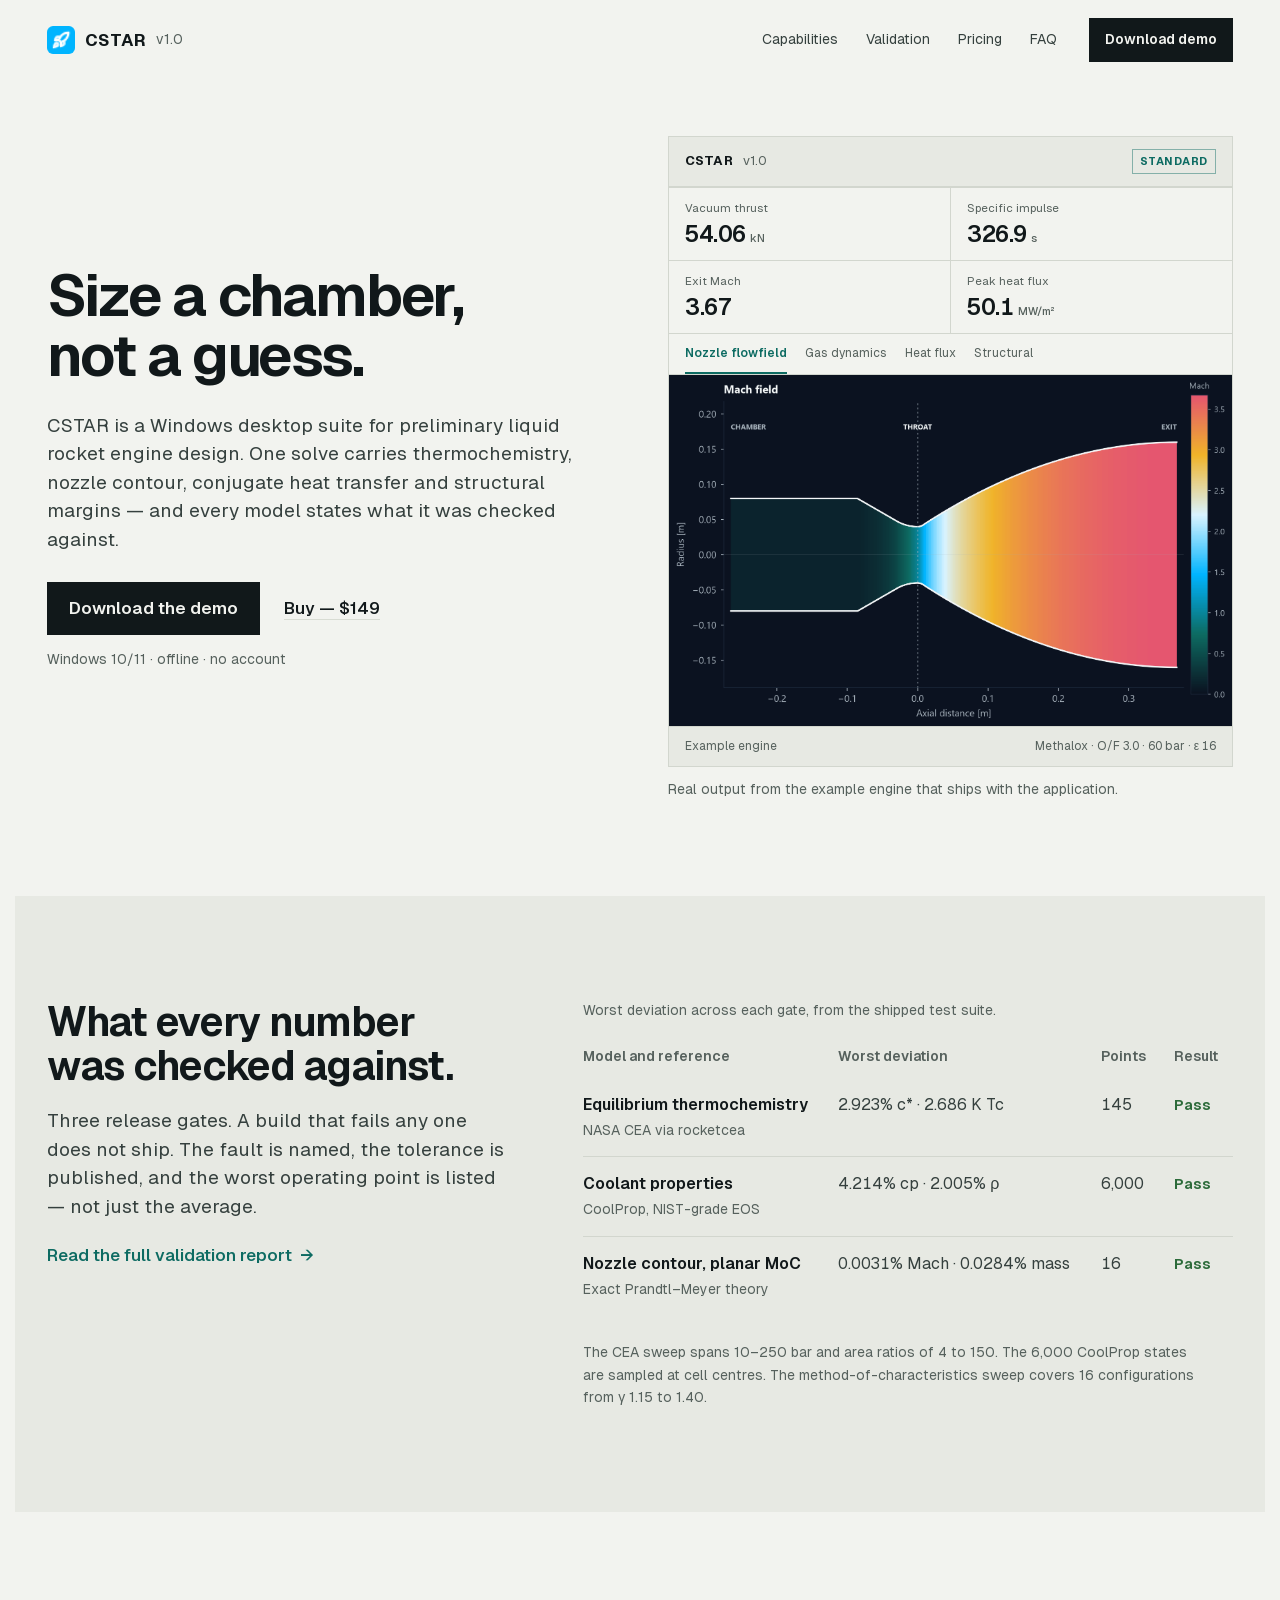
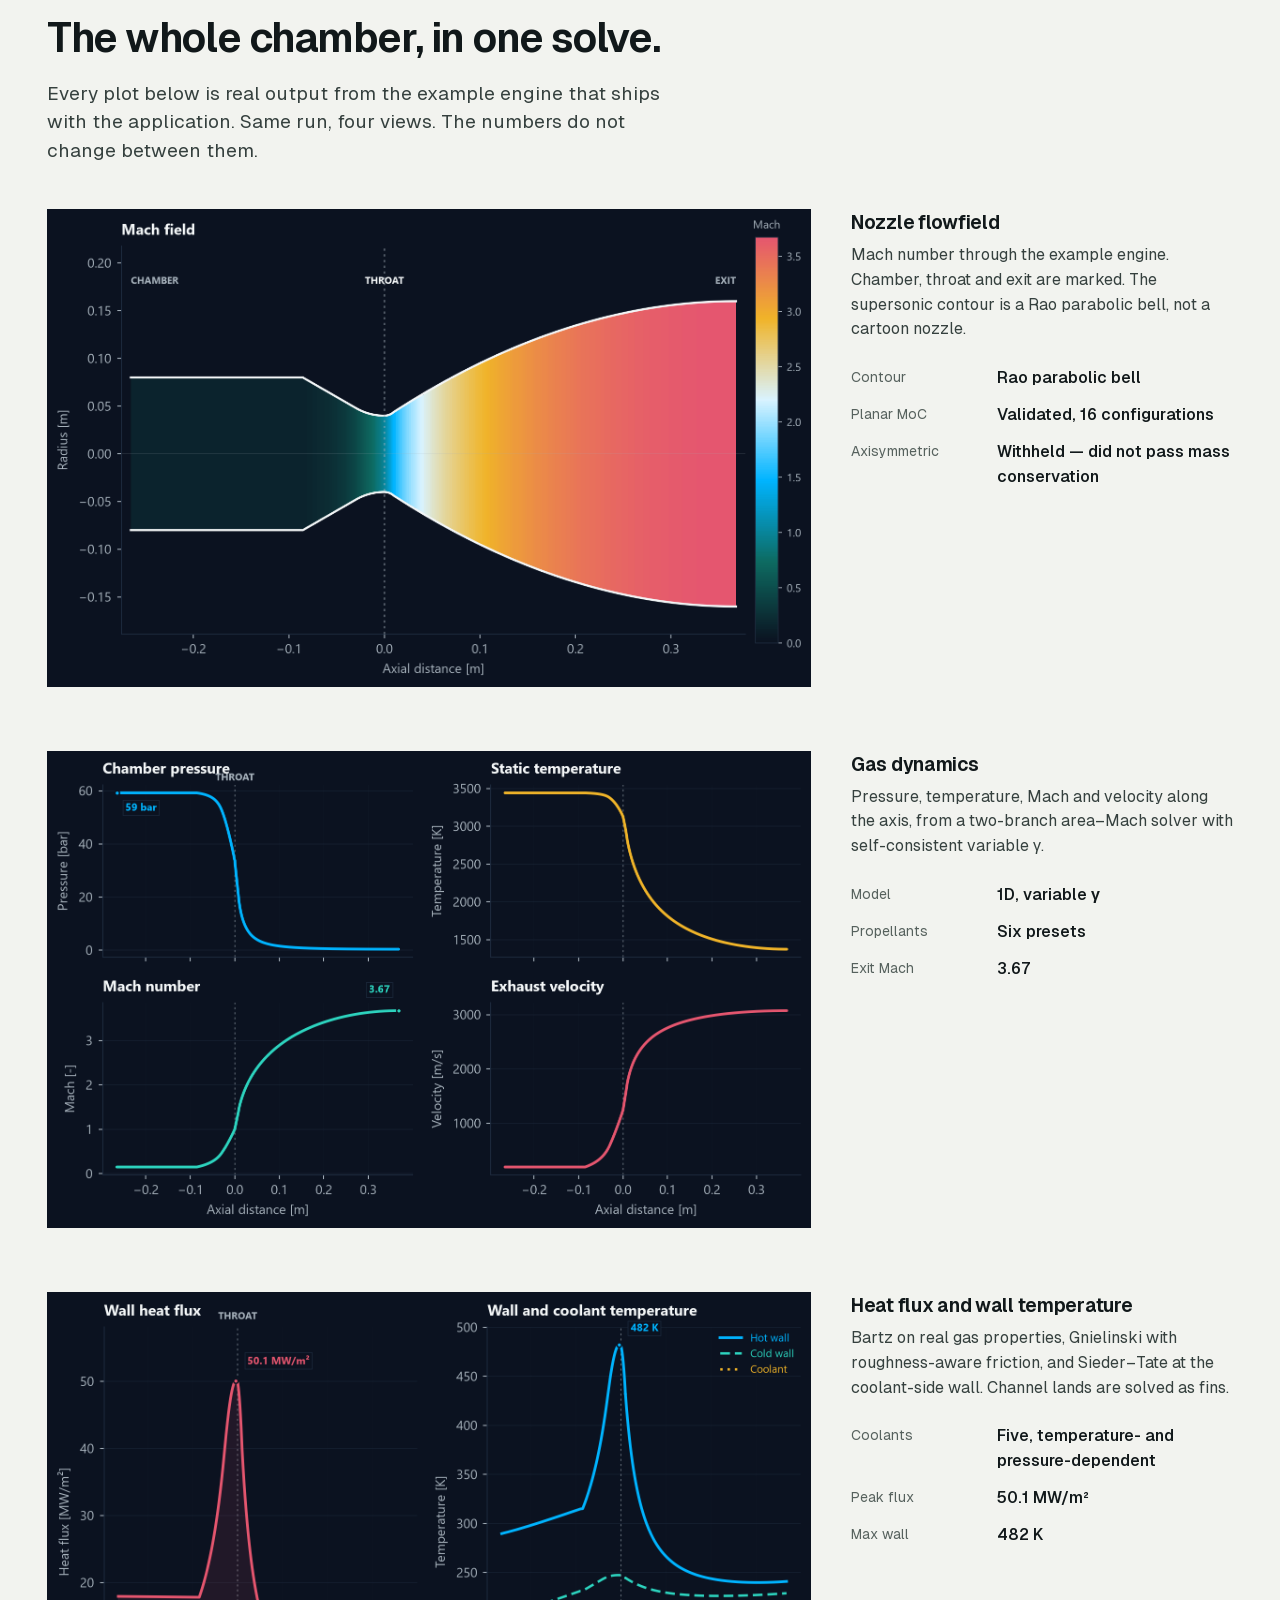
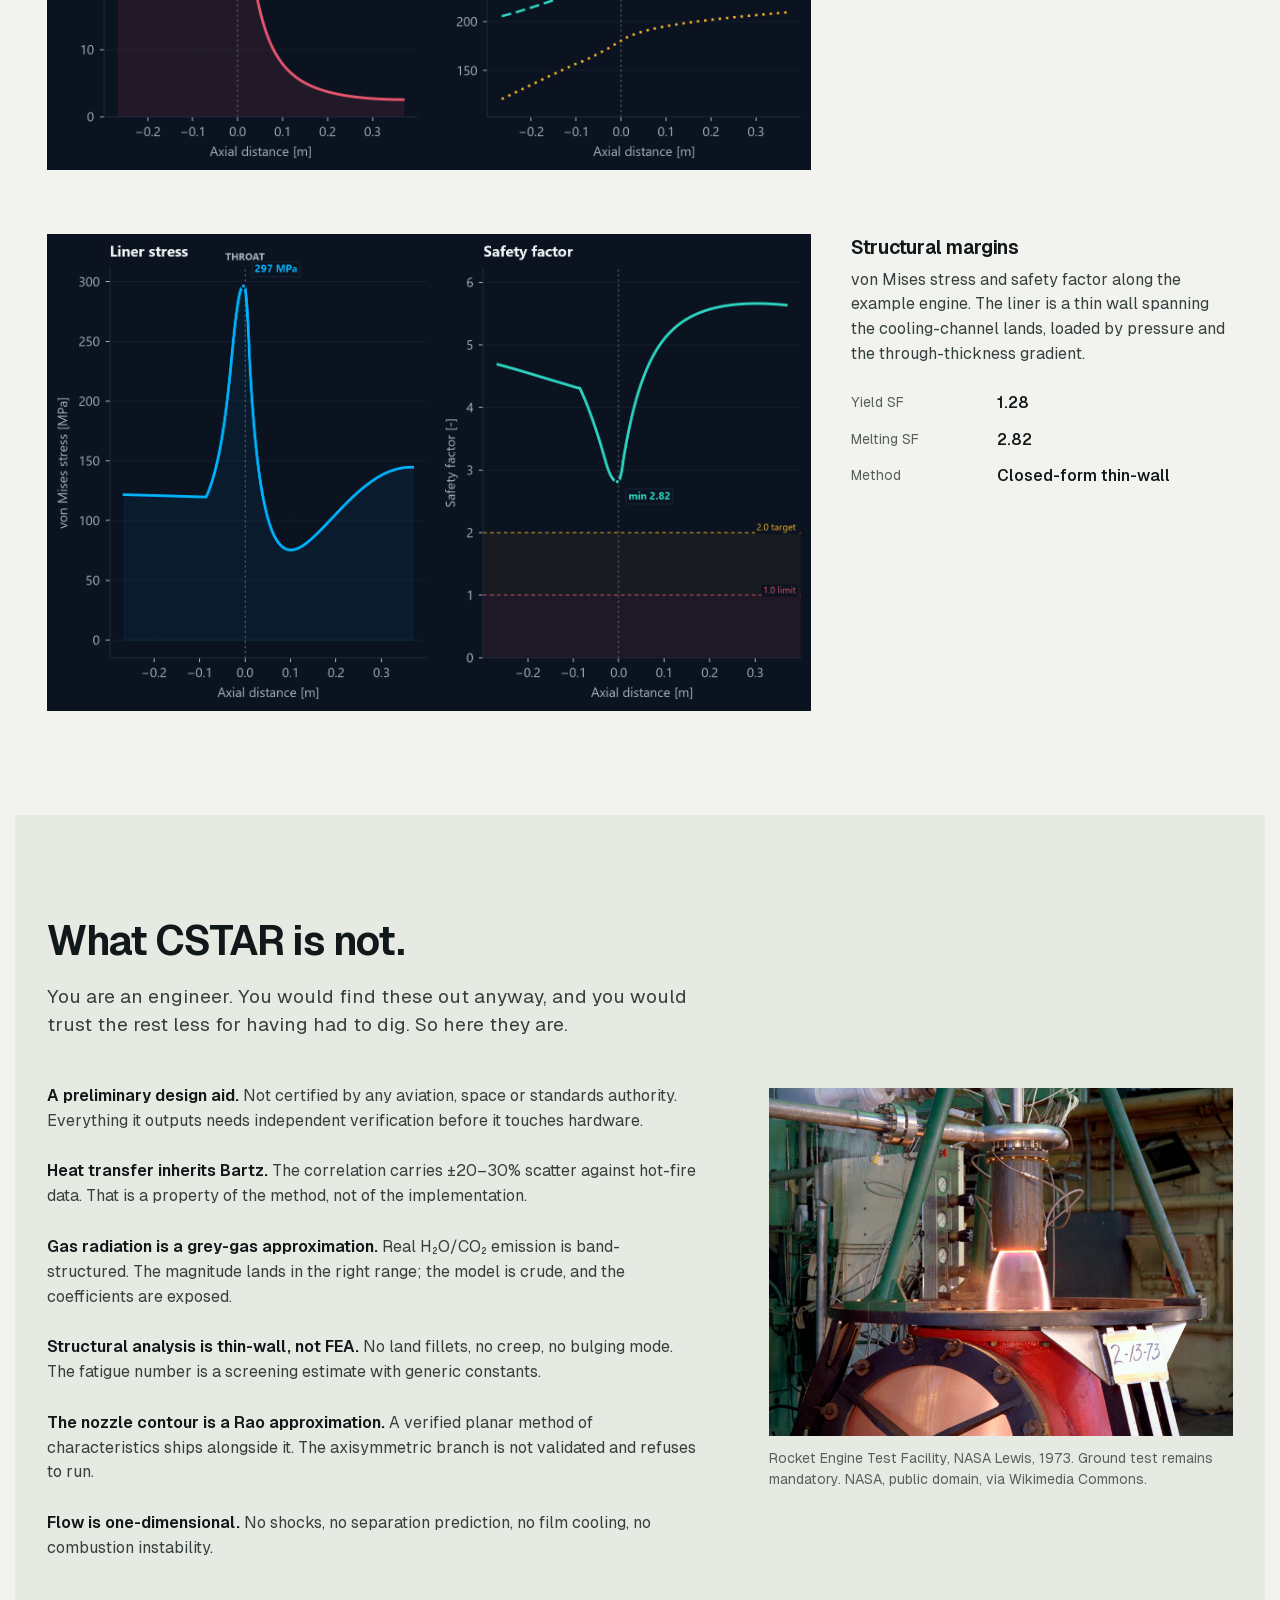
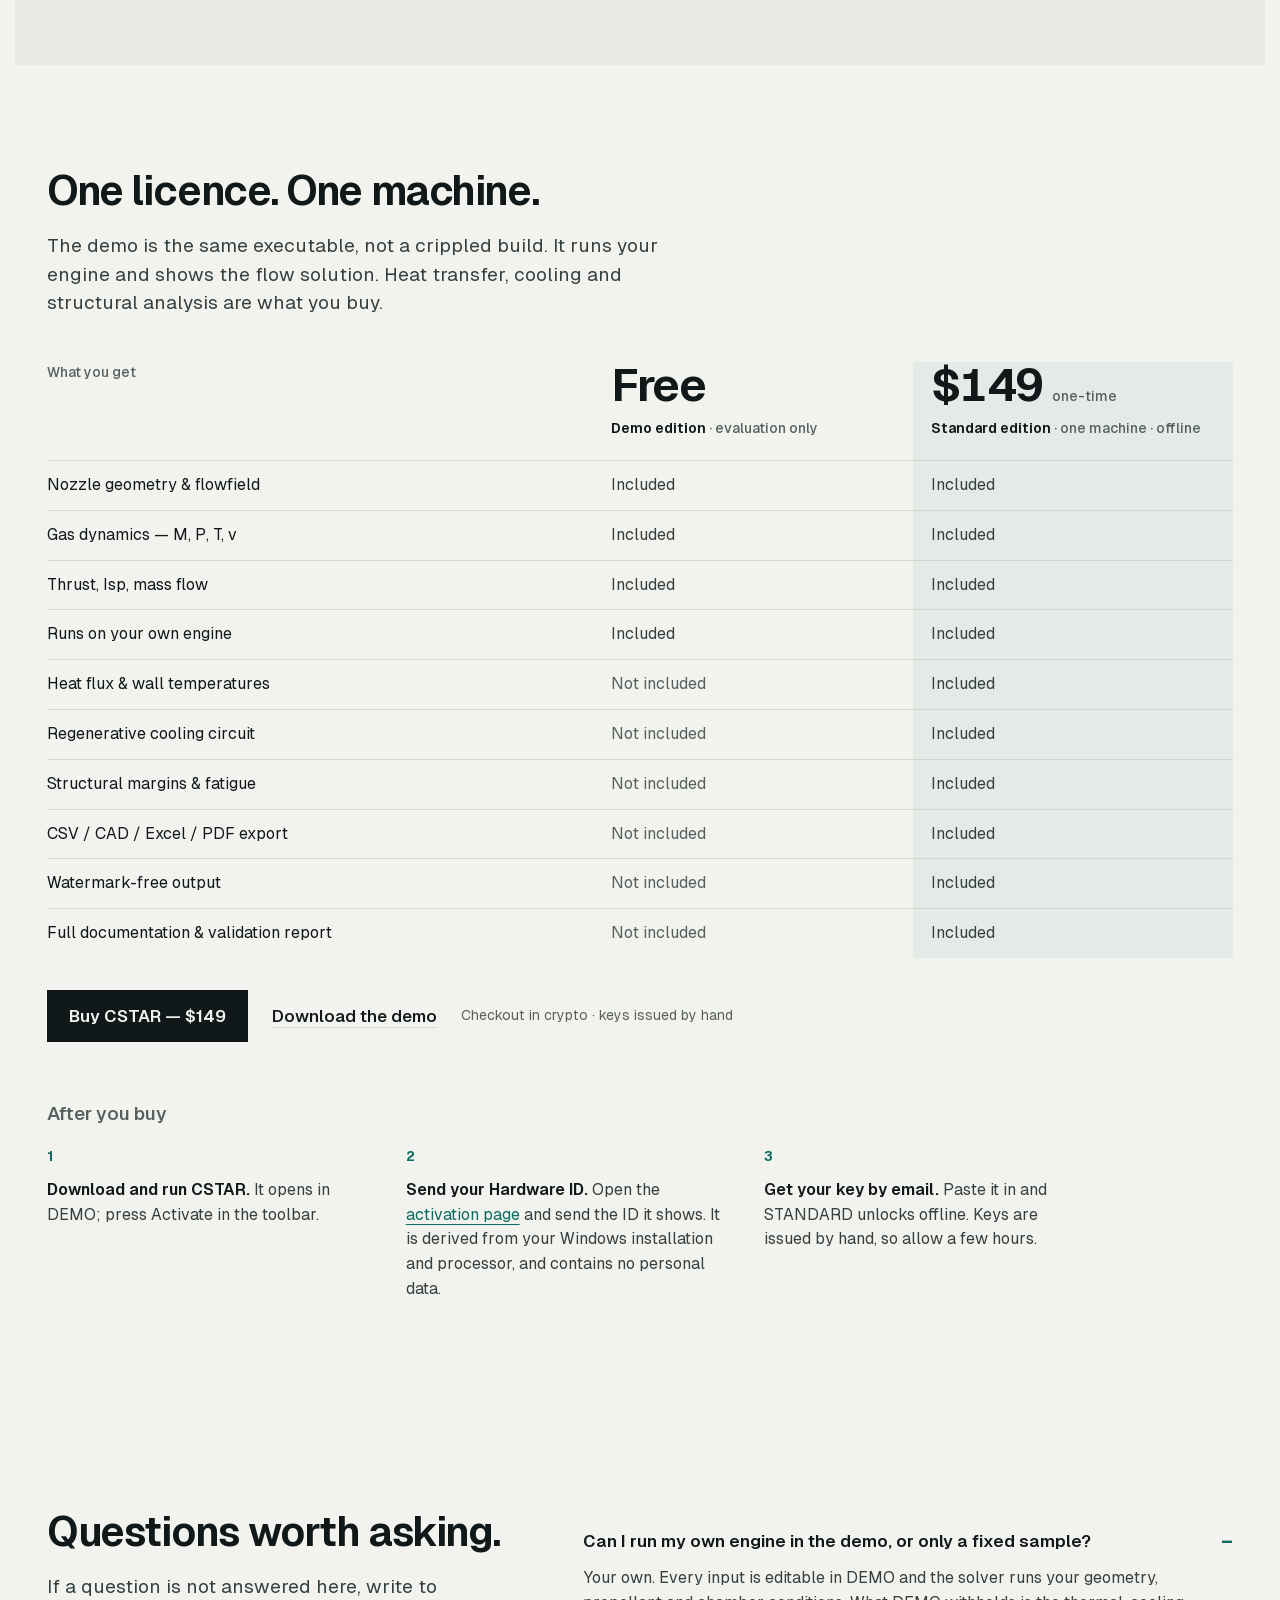
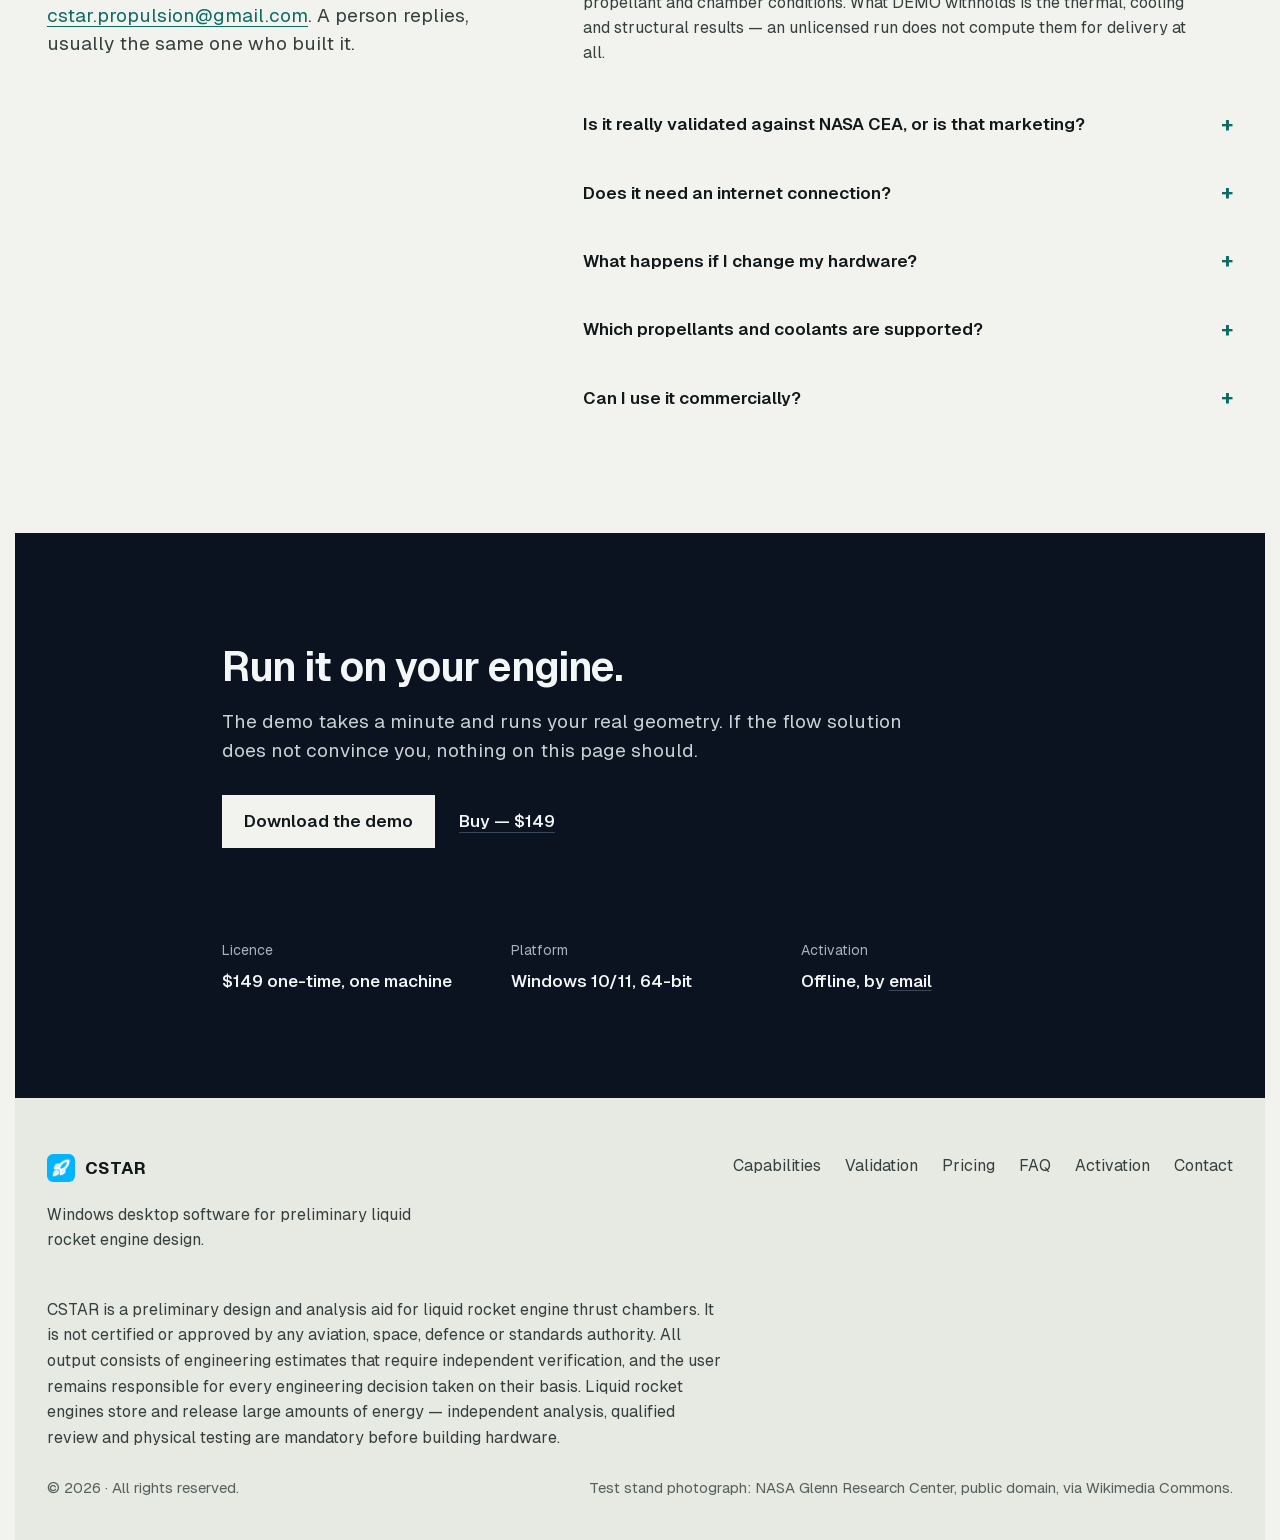
<file: index.html>
<!DOCTYPE html>
<html lang="en">
<head>
<meta charset="UTF-8">
<meta name="viewport" content="width=device-width, initial-scale=1.0">
<title>CSTAR — Liquid Rocket Engine Design Suite</title>
<meta name="description" content="Preliminary design and analysis of liquid rocket engine thrust chambers: equilibrium thermochemistry validated against NASA CEA, conjugate heat transfer with regenerative cooling, and structural margins. Windows desktop application.">
<link rel="canonical" href="https://www.cstar.space/">
<meta name="theme-color" content="#f2f3ef">
<link rel="icon" href="assets/logo.png">

<meta property="og:title" content="CSTAR — Liquid Rocket Engine Design Suite">
<meta property="og:description" content="Thermochemistry validated against NASA CEA across 145 operating points. Conjugate heat transfer. Structural margins. One workflow.">
<meta property="og:image" content="https://www.cstar.space/assets/flowfield.png">
<meta property="og:image:alt" content="Mach number through the CSTAR example thrust chamber">
<meta property="og:url" content="https://www.cstar.space/">
<meta property="og:type" content="website">
<meta name="twitter:card" content="summary_large_image">

<link rel="preload" href="assets/fonts/Geist-Variable.woff2" as="font" type="font/woff2" crossorigin>
<link rel="stylesheet" href="style.css?v=8">
<script src="site.js?v=2" defer></script>
</head>
<body>

<a class="skip" href="#main">Skip to content</a>

<header class="nav">
  <div class="wrap nav-in">
    <a class="brand" href="#top" aria-label="CSTAR home">
      <img src="assets/logo.png" alt="" width="28" height="28">
      <span class="brand-name">CSTAR</span>
      <span class="brand-ver">v1.0</span>
    </a>
    <nav class="nav-links" aria-label="Primary">
      <a href="#capabilities">Capabilities</a>
      <a href="validation.html">Validation</a>
      <a href="#pricing">Pricing</a>
      <a href="#faq">FAQ</a>
    </nav>
    <a class="btn btn-sm" data-demo href="https://github.com/EndrickN/cstar-site/releases/latest/download/CSTAR_v1.0.exe">Download demo</a>
  </div>
</header>

<main id="main">

  <!-- HERO -->
  <section class="hero" id="top">
    <div class="wrap hero-grid">
      <div class="hero-copy">
        <h1 data-reveal>Size a chamber,<br>not a guess.</h1>
        <p class="lead" data-reveal>CSTAR is a Windows desktop suite for preliminary liquid rocket engine design. One solve carries thermochemistry, nozzle contour, conjugate heat transfer and structural margins — and every model states what it was checked against.</p>
        <div class="actions" data-reveal>
          <a class="btn" data-demo href="https://github.com/EndrickN/cstar-site/releases/latest/download/CSTAR_v1.0.exe">Download the demo</a>
          <a class="link" data-buy href="https://nowpayments.io/payment?iid=5103220243" target="_blank" rel="noopener">Buy —&nbsp;<span data-price>$149</span></a>
        </div>
        <p class="fine" data-reveal>Windows 10/11 · offline · no account</p>
      </div>

      <figure class="app-figure" data-ui data-reveal>
        <div class="app">
          <div class="app-top">
            <span class="app-brand">CSTAR</span>
            <span class="app-ver">v1.0</span>
            <span class="app-mode">STANDARD</span>
          </div>
          <div class="app-kpis">
            <div class="kpi">
              <span class="kpi-label">Vacuum thrust</span>
              <span class="kpi-value">54.06 <em>kN</em></span>
            </div>
            <div class="kpi">
              <span class="kpi-label">Specific impulse</span>
              <span class="kpi-value">326.9 <em>s</em></span>
            </div>
            <div class="kpi">
              <span class="kpi-label">Exit Mach</span>
              <span class="kpi-value">3.67</span>
            </div>
            <div class="kpi">
              <span class="kpi-label">Peak heat flux</span>
              <span class="kpi-value">50.1 <em>MW/m²</em></span>
            </div>
          </div>
          <div class="app-tabs">
            <span class="app-tab is-active">Nozzle flowfield</span>
            <span class="app-tab">Gas dynamics</span>
            <span class="app-tab">Heat flux</span>
            <span class="app-tab app-tab-more">Structural</span>
          </div>
          <div class="app-plot">
            <img src="assets/flowfield.png" alt="Mach number through the example thrust chamber, from subsonic in the chamber to Mach 3.67 at the exit." width="1630" height="1017">
          </div>
          <div class="app-foot">
            <span>Example engine</span>
            <span>Methalox · O/F 3.0 · 60 bar · ε 16</span>
          </div>
        </div>
        <figcaption>Real output from the example engine that ships with the application.</figcaption>
      </figure>
    </div>
  </section>

  <!-- PROOF -->
  <section class="section proof" id="proof">
    <div class="wrap split">
      <div class="section-head">
        <h2 data-reveal>What every number was checked against.</h2>
        <p class="lead" data-reveal>Three release gates. A build that fails any one does not ship. The fault is named, the tolerance is published, and the worst operating point is listed — not just the average.</p>
        <a class="link-arrow" data-reveal href="validation.html">Read the full validation report <span aria-hidden="true">→</span></a>
      </div>

      <div class="proof-body">
        <div class="table-scroll">
          <table class="data-table">
            <caption>Worst deviation across each gate, from the shipped test suite.</caption>
            <thead>
              <tr>
                <th scope="col">Model and reference</th>
                <th scope="col">Worst deviation</th>
                <th scope="col">Points</th>
                <th scope="col">Result</th>
              </tr>
            </thead>
            <tbody>
              <tr>
                <th scope="row">Equilibrium thermochemistry<span class="ref">NASA CEA via rocketcea</span></th>
                <td data-label="Worst deviation">2.923% c* · 2.686 K Tc</td>
                <td data-label="Points">145</td>
                <td data-label="Result"><span class="pass">Pass</span></td>
              </tr>
              <tr>
                <th scope="row">Coolant properties<span class="ref">CoolProp, NIST-grade EOS</span></th>
                <td data-label="Worst deviation">4.214% cp · 2.005% ρ</td>
                <td data-label="Points">6,000</td>
                <td data-label="Result"><span class="pass">Pass</span></td>
              </tr>
              <tr>
                <th scope="row">Nozzle contour, planar MoC<span class="ref">Exact Prandtl–Meyer theory</span></th>
                <td data-label="Worst deviation">0.0031% Mach · 0.0284% mass</td>
                <td data-label="Points">16</td>
                <td data-label="Result"><span class="pass">Pass</span></td>
              </tr>
            </tbody>
          </table>
        </div>
        <p class="source-note" data-reveal>The CEA sweep spans 10–250 bar and area ratios of 4 to 150. The 6,000 CoolProp states are sampled at cell centres. The method-of-characteristics sweep covers 16 configurations from γ 1.15 to 1.40.</p>
      </div>
    </div>
  </section>

  <!-- CAPABILITIES -->
  <section class="section capabilities" id="capabilities">
    <div class="wrap">
      <div class="section-head wide">
        <h2 data-reveal>The whole chamber, in one solve.</h2>
        <p class="lead" data-reveal>Every plot below is real output from the example engine that ships with the application. Same run, four views. The numbers do not change between them.</p>
      </div>

      <div class="plot-grid">
        <figure class="plot-card" data-reveal>
          <div class="plot"><img src="assets/flowfield.png" alt="Nozzle cross-section shaded by Mach number, from the chamber through the throat to the exit." width="1630" height="1017" loading="lazy" decoding="async"></div>
          <figcaption>
            <h3>Nozzle flowfield</h3>
            <p>Mach number through the example engine. Chamber, throat and exit are marked. The supersonic contour is a Rao parabolic bell, not a cartoon nozzle.</p>
            <dl class="spec-list">
              <div><dt>Contour</dt><dd>Rao parabolic bell</dd></div>
              <div><dt>Planar MoC</dt><dd>Validated, 16 configurations</dd></div>
              <div><dt>Axisymmetric</dt><dd>Withheld — did not pass mass conservation</dd></div>
            </dl>
          </figcaption>
        </figure>

        <figure class="plot-card" data-reveal>
          <div class="plot"><img src="assets/gasdynamics.png" alt="Pressure, temperature, Mach number and velocity along the chamber axis." width="1627" height="1012" loading="lazy" decoding="async"></div>
          <figcaption>
            <h3>Gas dynamics</h3>
            <p>Pressure, temperature, Mach and velocity along the axis, from a two-branch area–Mach solver with self-consistent variable γ.</p>
            <dl class="spec-list">
              <div><dt>Model</dt><dd>1D, variable γ</dd></div>
              <div><dt>Propellants</dt><dd>Six presets</dd></div>
              <div><dt>Exit Mach</dt><dd>3.67</dd></div>
            </dl>
          </figcaption>
        </figure>

        <figure class="plot-card" data-reveal>
          <div class="plot"><img src="assets/thermal.png" alt="Heat flux and hot-wall temperature distributions along the chamber axis." width="1628" height="1012" loading="lazy" decoding="async"></div>
          <figcaption>
            <h3>Heat flux and wall temperature</h3>
            <p>Bartz on real gas properties, Gnielinski with roughness-aware friction, and Sieder–Tate at the coolant-side wall. Channel lands are solved as fins.</p>
            <dl class="spec-list">
              <div><dt>Coolants</dt><dd>Five, temperature- and pressure-dependent</dd></div>
              <div><dt>Peak flux</dt><dd>50.1 MW/m²</dd></div>
              <div><dt>Max wall</dt><dd>482 K</dd></div>
            </dl>
          </figcaption>
        </figure>

        <figure class="plot-card" data-reveal>
          <div class="plot"><img src="assets/structural.png" alt="von Mises stress and safety factor along the chamber axis." width="1627" height="1012" loading="lazy" decoding="async"></div>
          <figcaption>
            <h3>Structural margins</h3>
            <p>von Mises stress and safety factor along the example engine. The liner is a thin wall spanning the cooling-channel lands, loaded by pressure and the through-thickness gradient.</p>
            <dl class="spec-list">
              <div><dt>Yield SF</dt><dd>1.28</dd></div>
              <div><dt>Melting SF</dt><dd>2.82</dd></div>
              <div><dt>Method</dt><dd>Closed-form thin-wall</dd></div>
            </dl>
          </figcaption>
        </figure>
      </div>
    </div>
  </section>

  <!-- LIMITS -->
  <section class="section limits">
    <div class="wrap">
      <div class="section-head wide">
        <h2 data-reveal>What CSTAR is not.</h2>
        <p class="lead" data-reveal>You are an engineer. You would find these out anyway, and you would trust the rest less for having had to dig. So here they are.</p>
      </div>

      <div class="limits-grid">
        <ul class="limits-list">
          <li data-reveal><strong>A preliminary design aid.</strong> Not certified by any aviation, space or standards authority. Everything it outputs needs independent verification before it touches hardware.</li>
          <li data-reveal><strong>Heat transfer inherits Bartz.</strong> The correlation carries ±20–30% scatter against hot-fire data. That is a property of the method, not of the implementation.</li>
          <li data-reveal><strong>Gas radiation is a grey-gas approximation.</strong> Real H₂O/CO₂ emission is band-structured. The magnitude lands in the right range; the model is crude, and the coefficients are exposed.</li>
          <li data-reveal><strong>Structural analysis is thin-wall, not FEA.</strong> No land fillets, no creep, no bulging mode. The fatigue number is a screening estimate with generic constants.</li>
          <li data-reveal><strong>The nozzle contour is a Rao approximation.</strong> A verified planar method of characteristics ships alongside it. The axisymmetric branch is not validated and refuses to run.</li>
          <li data-reveal><strong>Flow is one-dimensional.</strong> No shocks, no separation prediction, no film cooling, no combustion instability.</li>
        </ul>

        <figure class="photo-figure" data-reveal>
          <img src="assets/test-stand-at-the-rocket-engine-test.jpg" alt="A rocket engine firing on a test stand at NASA Lewis in 1973, with a glowing exhaust plume." width="1600" height="1200" loading="lazy" decoding="async">
          <figcaption>Rocket Engine Test Facility, NASA Lewis, 1973. Ground test remains mandatory. NASA, public domain, via Wikimedia Commons.</figcaption>
        </figure>
      </div>
    </div>
  </section>

  <!-- PRICING -->
  <section class="section pricing" id="pricing">
    <div class="wrap">
      <div class="section-head wide">
        <h2 data-reveal>One licence. One machine.</h2>
        <p class="lead" data-reveal>The demo is the same executable, not a crippled build. It runs your engine and shows the flow solution. Heat transfer, cooling and structural analysis are what you buy.</p>
      </div>

      <div class="price-mobile-head">
        <div class="pm-plan">
          <span class="plan-price">Free</span>
          <span class="plan-note"><b>Demo edition</b> · evaluation only</span>
        </div>
        <div class="pm-plan pm-standard">
          <span class="plan-price"><span data-price>$149</span> <small data-price-note>one-time</small></span>
          <span class="plan-note"><b>Standard edition</b> · one machine · offline</span>
        </div>
      </div>

      <div class="table-scroll">
        <table class="price-table">
          <caption class="sr-only">What the demo and the standard edition include</caption>
          <thead>
            <tr>
              <th scope="col" class="feature-col">What you get</th>
              <th scope="col" class="plan-col">
                <span class="plan-price">Free</span>
                <span class="plan-note"><b>Demo edition</b> · evaluation only</span>
              </th>
              <th scope="col" class="plan-col plan-standard">
                <span class="plan-price"><span data-price>$149</span> <small data-price-note>one-time</small></span>
                <span class="plan-note"><b>Standard edition</b> · one machine · offline</span>
              </th>
            </tr>
          </thead>
          <tbody>
            <tr><td data-label="Feature">Nozzle geometry &amp; flowfield</td><td data-label="Demo">Included</td><td data-label="Standard" class="plan-standard">Included</td></tr>
            <tr><td data-label="Feature">Gas dynamics — M, P, T, v</td><td data-label="Demo">Included</td><td data-label="Standard" class="plan-standard">Included</td></tr>
            <tr><td data-label="Feature">Thrust, Isp, mass flow</td><td data-label="Demo">Included</td><td data-label="Standard" class="plan-standard">Included</td></tr>
            <tr><td data-label="Feature">Runs on your own engine</td><td data-label="Demo">Included</td><td data-label="Standard" class="plan-standard">Included</td></tr>
            <tr><td data-label="Feature">Heat flux &amp; wall temperatures</td><td data-label="Demo" class="no">Not included</td><td data-label="Standard" class="plan-standard">Included</td></tr>
            <tr><td data-label="Feature">Regenerative cooling circuit</td><td data-label="Demo" class="no">Not included</td><td data-label="Standard" class="plan-standard">Included</td></tr>
            <tr><td data-label="Feature">Structural margins &amp; fatigue</td><td data-label="Demo" class="no">Not included</td><td data-label="Standard" class="plan-standard">Included</td></tr>
            <tr><td data-label="Feature">CSV / CAD / Excel / PDF export</td><td data-label="Demo" class="no">Not included</td><td data-label="Standard" class="plan-standard">Included</td></tr>
            <tr><td data-label="Feature">Watermark-free output</td><td data-label="Demo" class="no">Not included</td><td data-label="Standard" class="plan-standard">Included</td></tr>
            <tr><td data-label="Feature">Full documentation &amp; validation report</td><td data-label="Demo" class="no">Not included</td><td data-label="Standard" class="plan-standard">Included</td></tr>
          </tbody>
        </table>
      </div>

      <div class="price-actions" data-reveal>
        <a class="btn" data-buy href="https://nowpayments.io/payment?iid=5103220243" target="_blank" rel="noopener">Buy CSTAR —&nbsp;<span data-price>$149</span></a>
        <a class="link" data-demo href="https://github.com/EndrickN/cstar-site/releases/latest/download/CSTAR_v1.0.exe">Download the demo</a>
        <span class="fine">Checkout in crypto · keys issued by hand</span>
      </div>

      <div class="after-buy">
        <h3 data-reveal>After you buy</h3>
        <ol>
          <li data-reveal><strong>Download and run CSTAR.</strong> It opens in DEMO; press Activate in the toolbar.</li>
          <li data-reveal><strong>Send your Hardware ID.</strong> Open the <a href="activate.html">activation page</a> and send the ID it shows. It is derived from your Windows installation and processor, and contains no personal data.</li>
          <li data-reveal><strong>Get your key by email.</strong> Paste it in and STANDARD unlocks offline. Keys are issued by hand, so allow a few hours.</li>
        </ol>
      </div>
    </div>
  </section>

  <!-- FAQ -->
  <section class="section faq-section" id="faq">
    <div class="wrap faq-grid">
      <div class="section-head">
        <h2 data-reveal>Questions worth asking.</h2>
        <p class="lead" data-reveal>If a question is not answered here, write to <a data-contact href="mailto:cstar.propulsion@gmail.com">cstar.propulsion@gmail.com</a>. A person replies, usually the same one who built it.</p>
      </div>

      <div class="faq">
        <details open data-reveal>
          <summary>Can I run my own engine in the demo, or only a fixed sample?</summary>
          <p>Your own. Every input is editable in DEMO and the solver runs your geometry, propellant and chamber conditions. What DEMO withholds is the thermal, cooling and structural results — an unlicensed run does not compute them for delivery at all.</p>
        </details>
        <details data-reveal>
          <summary>Is it really validated against NASA CEA, or is that marketing?</summary>
          <p>Really. The comparison runs through the official CEA code via the rocketcea wrapper, across 145 operating points spanning 10–250 bar chamber pressure and area ratios of 4 to 150. The test suite ships with the application and prints the worst-case deviation for every quantity against a documented tolerance.</p>
        </details>
        <details data-reveal>
          <summary>Does it need an internet connection?</summary>
          <p>No — not to run, not to activate, not ever. There is no activation server, no telemetry and no phone-home. The licence key is verified locally against a public key compiled into the application. Air-gapped machines work fine.</p>
        </details>
        <details data-reveal>
          <summary>What happens if I change my hardware?</summary>
          <p>The Hardware ID is derived from your Windows installation GUID, processor and architecture. It deliberately excludes network adapter addresses, so VPNs, docking stations and virtual machines do not disturb it. Reinstalling Windows or moving to a different machine does change it — contact us and we re-issue.</p>
        </details>
        <details data-reveal>
          <summary>Which propellants and coolants are supported?</summary>
          <p>Propellants: methalox, kerolox, hydrolox, ethanol, methanol and propane, all with LOX. Coolants with full temperature- and pressure-dependent properties: methane, hydrogen, oxygen, RP-1 and ethanol. Any other fluid can be entered as constant properties.</p>
        </details>
        <details data-reveal>
          <summary>Can I use it commercially?</summary>
          <p>Yes. A STANDARD licence covers commercial use on one machine. Need several seats? Get in touch and we will sort it out.</p>
        </details>
      </div>
    </div>
  </section>

  <!-- CLOSE -->
  <section class="close">
    <div class="wrap">
      <h2 data-reveal>Run it on your engine.</h2>
      <p class="lead" data-reveal>The demo takes a minute and runs your real geometry. If the flow solution does not convince you, nothing on this page should.</p>
      <div class="actions" data-reveal>
        <a class="btn btn-light" data-demo href="https://github.com/EndrickN/cstar-site/releases/latest/download/CSTAR_v1.0.exe">Download the demo</a>
        <a class="link link-light" data-buy href="https://nowpayments.io/payment?iid=5103220243" target="_blank" rel="noopener">Buy —&nbsp;<span data-price>$149</span></a>
      </div>
      <dl class="close-facts" data-reveal>
        <div><dt>Licence</dt><dd><span data-price>$149</span> <span data-price-note>one-time</span>, one machine</dd></div>
        <div><dt>Platform</dt><dd>Windows 10/11, 64-bit</dd></div>
        <div><dt>Activation</dt><dd>Offline, by <a href="activate.html">email</a></dd></div>
      </dl>
    </div>
  </section>

</main>

<footer class="footer">
  <div class="wrap">
    <div class="footer-top">
      <div class="footer-brand">
        <a class="brand" href="#top">
          <img src="assets/logo.png" alt="" width="24" height="24">
          <span class="brand-name">CSTAR</span>
        </a>
        <p>Windows desktop software for preliminary liquid rocket engine design.</p>
      </div>
      <nav class="footer-links" aria-label="Footer">
        <a href="#capabilities">Capabilities</a>
        <a href="validation.html">Validation</a>
        <a href="#pricing">Pricing</a>
        <a href="#faq">FAQ</a>
        <a href="activate.html">Activation</a>
        <a data-contact href="mailto:cstar.propulsion@gmail.com">Contact</a>
      </nav>
    </div>

    <p class="disclaimer">CSTAR is a preliminary design and analysis aid for liquid rocket engine thrust chambers. It is not certified or approved by any aviation, space, defence or standards authority. All output consists of engineering estimates that require independent verification, and the user remains responsible for every engineering decision taken on their basis. Liquid rocket engines store and release large amounts of energy — independent analysis, qualified review and physical testing are mandatory before building hardware.</p>

    <div class="footer-bottom">
      <span>© 2026 · All rights reserved.</span>
      <span>Test stand photograph: NASA Glenn Research Center, public domain, via Wikimedia Commons.</span>
    </div>
  </div>
</footer>

</body>
</html>
</file>
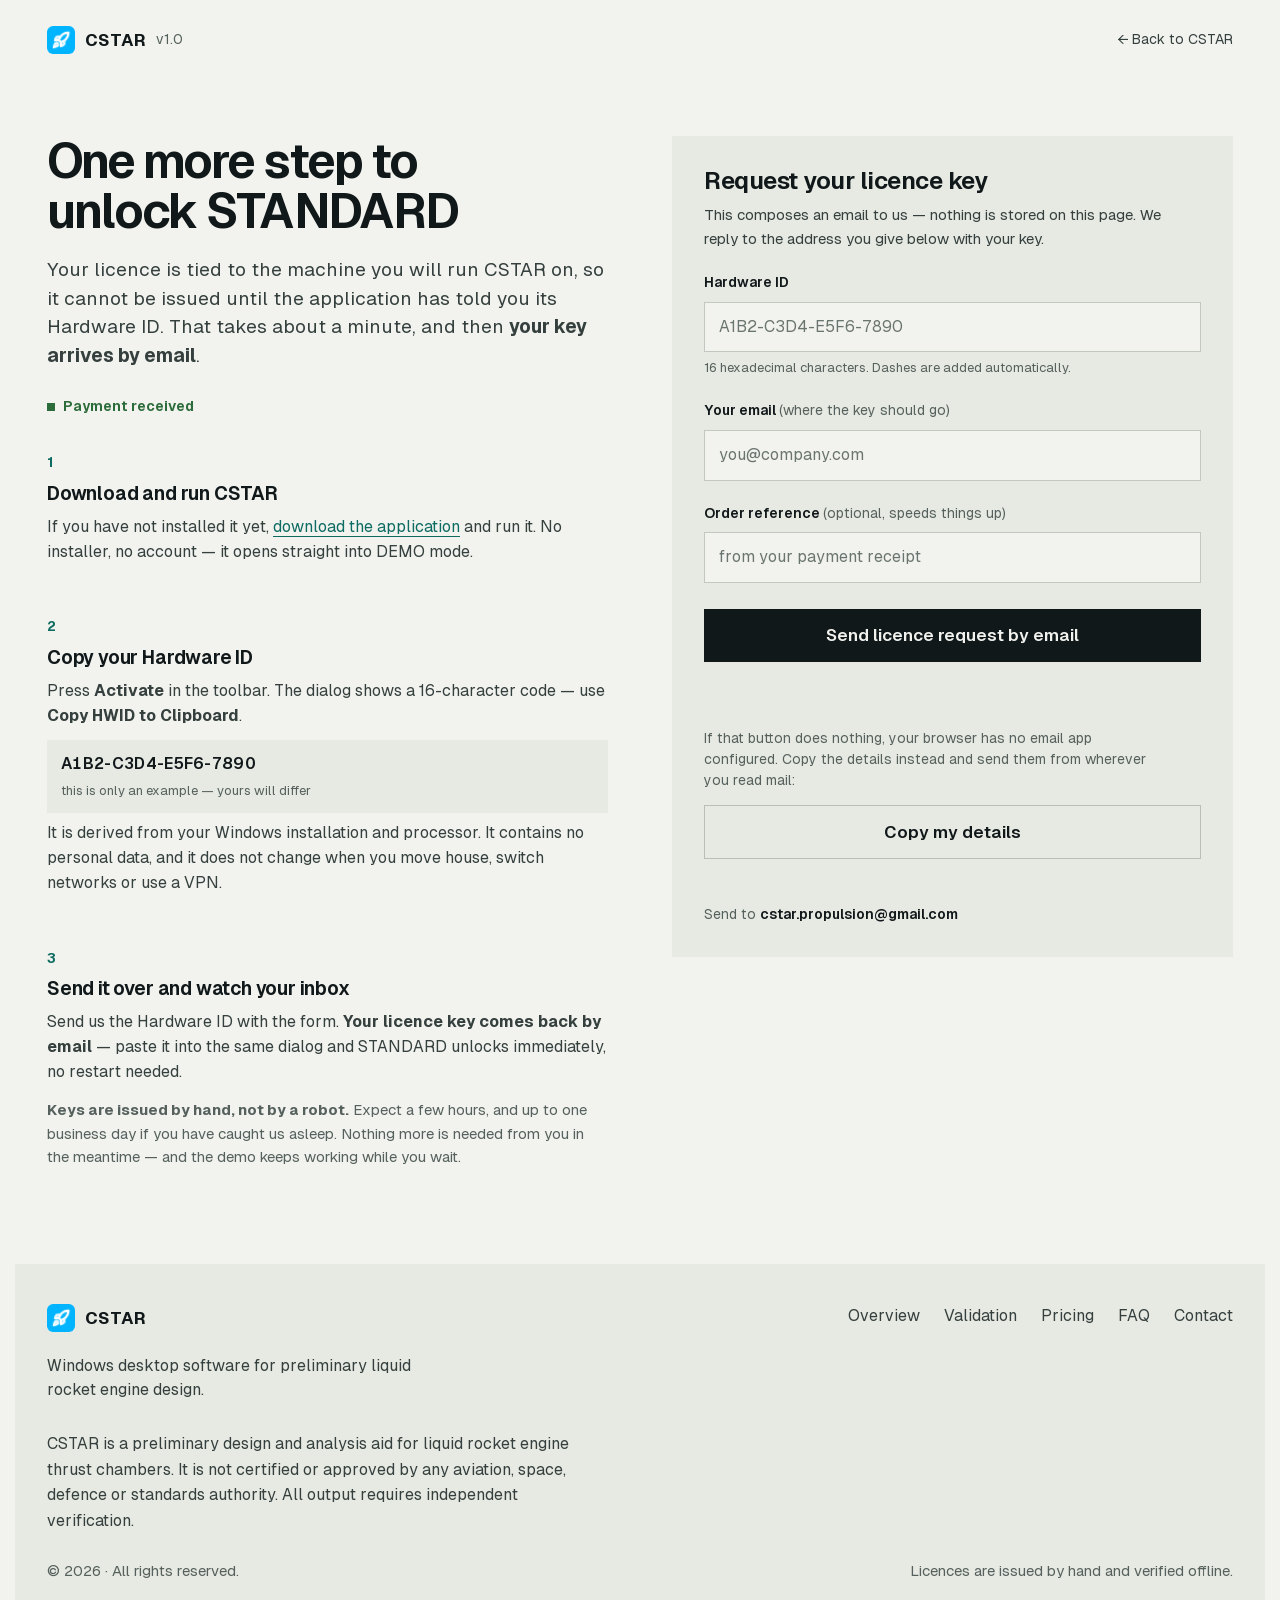
<file: activate.html>
<!DOCTYPE html>
<html lang="en">
<head>
<meta charset="UTF-8">
<meta name="viewport" content="width=device-width, initial-scale=1.0">
<title>Activate CSTAR — thank you for your purchase</title>
<meta name="description" content="Send your CSTAR Hardware ID and receive a STANDARD licence key by email. Activation is offline and bound to one Windows machine.">
<meta name="robots" content="noindex">
<meta name="theme-color" content="#f2f3ef">
<link rel="icon" href="assets/logo.png">
<link rel="preload" href="assets/fonts/Geist-Variable.woff2" as="font" type="font/woff2" crossorigin>
<link rel="stylesheet" href="style.css?v=8">
<script src="site.js?v=2" defer></script>
</head>
<body>

<a class="skip" href="#main">Skip to content</a>

<header class="nav">
  <div class="wrap nav-in">
    <a class="brand" href="index.html" aria-label="CSTAR home">
      <img src="assets/logo.png" alt="" width="28" height="28">
      <span class="brand-name">CSTAR</span>
      <span class="brand-ver">v1.0</span>
    </a>
    <a class="nav-back" href="index.html">← Back to CSTAR</a>
  </div>
</header>

<main id="main">
  <section class="activate">
    <div class="wrap activate-grid">

      <div class="activate-copy">
        <h1>One more step to unlock STANDARD</h1>
        <p class="lead">Your licence is tied to the machine you will run CSTAR on, so it cannot be issued until the application has told you its Hardware ID. That takes about a minute, and then <b>your key arrives by email</b>.</p>
        <div class="ok">Payment received</div>

        <ol class="activate-steps">
          <li data-reveal>
            <h2>Download and run CSTAR</h2>
            <p>If you have not installed it yet, <a data-demo href="https://github.com/EndrickN/cstar-site/releases/latest/download/CSTAR_v1.0.exe">download the application</a> and run it. No installer, no account — it opens straight into DEMO mode.</p>
          </li>
          <li data-reveal>
            <h2>Copy your Hardware ID</h2>
            <p>Press <b>Activate</b> in the toolbar. The dialog shows a 16-character code — use <b>Copy HWID to Clipboard</b>.</p>
            <div class="hwid-demo">A1B2-C3D4-E5F6-7890<small>this is only an example — yours will differ</small></div>
            <p>It is derived from your Windows installation and processor. It contains no personal data, and it does not change when you move house, switch networks or use a VPN.</p>
          </li>
          <li data-reveal>
            <h2>Send it over and watch your inbox</h2>
            <p>Send us the Hardware ID with the form. <b>Your licence key comes back by email</b> — paste it into the same dialog and STANDARD unlocks immediately, no restart needed.</p>
            <p class="wait"><b>Keys are issued by hand, not by a robot.</b> Expect a few hours, and up to one business day if you have caught us asleep. Nothing more is needed from you in the meantime — and the demo keeps working while you wait.</p>
          </li>
        </ol>
      </div>

      <div class="panel" data-reveal>
        <h2>Request your licence key</h2>
        <p>This composes an email to us — nothing is stored on this page. We reply to the address you give below with your key.</p>

        <div class="field">
          <label for="hwid">Hardware ID</label>
          <input id="hwid" name="hwid" placeholder="A1B2-C3D4-E5F6-7890" autocomplete="off" autocapitalize="characters" spellcheck="false" maxlength="19" aria-describedby="hwid-hint">
          <p class="hint" id="hwid-hint">16 hexadecimal characters. Dashes are added automatically.</p>
        </div>
        <div class="field">
          <label for="email">Your email <span class="opt">(where the key should go)</span></label>
          <input id="email" name="email" type="email" placeholder="you@company.com" autocomplete="email" inputmode="email">
        </div>
        <div class="field">
          <label for="order">Order reference <span class="opt">(optional, speeds things up)</span></label>
          <input id="order" name="order" placeholder="from your payment receipt" autocomplete="off">
        </div>

        <a class="btn" id="send" href="mailto:cstar.propulsion@gmail.com?subject=CSTAR%20licence%20request">Send licence request by email</a>
        <div class="err" id="err" role="status" aria-live="polite"></div>

        <div class="alt">
          <p>If that button does nothing, your browser has no email app configured. Copy the details instead and send them from wherever you read mail:</p>
          <a class="btn" id="copy" href="#">Copy my details</a>
          <p class="copy-msg" id="copy-msg" role="status" aria-live="polite"></p>
          <p class="addr">Send to <b data-contact-text>cstar.propulsion@gmail.com</b></p>
        </div>
      </div>

    </div>
  </section>
</main>

<footer class="footer footer-compact">
  <div class="wrap">
    <div class="footer-top">
      <div class="footer-brand">
        <a class="brand" href="index.html">
          <img src="assets/logo.png" alt="" width="24" height="24">
          <span class="brand-name">CSTAR</span>
        </a>
        <p>Windows desktop software for preliminary liquid rocket engine design.</p>
      </div>
      <nav class="footer-links" aria-label="Footer">
        <a href="index.html">Overview</a>
        <a href="validation.html">Validation</a>
        <a href="index.html#pricing">Pricing</a>
        <a href="index.html#faq">FAQ</a>
        <a data-contact href="mailto:cstar.propulsion@gmail.com">Contact</a>
      </nav>
    </div>
    <p class="disclaimer">CSTAR is a preliminary design and analysis aid for liquid rocket engine thrust chambers. It is not certified or approved by any aviation, space, defence or standards authority. All output requires independent verification.</p>
    <div class="footer-bottom">
      <span>© 2026 · All rights reserved.</span>
      <span>Licences are issued by hand and verified offline.</span>
    </div>
  </div>
</footer>

<script>
document.addEventListener('DOMContentLoaded', function () {
  const cfg = window.SITE_CONFIG || {
    demoUrl: 'https://github.com/EndrickN/cstar-site/releases/latest/download/CSTAR_v1.0.exe',
    contactEmail: 'cstar.propulsion@gmail.com'
  };
  const $ = (id) => document.getElementById(id);
  const mailto = (subject, body) =>
    `mailto:${cfg.contactEmail}?subject=${encodeURIComponent(subject)}`
    + (body ? `&body=${encodeURIComponent(body)}` : '');

  if (!cfg.demoUrl) {
    document.querySelectorAll('[data-demo]').forEach((a) => {
      a.href = mailto('CSTAR — demo download request');
    });
  }

  // Accept the Hardware ID however it was pasted: with or without dashes, in
  // any case, and carrying whatever invisible characters a chat client added.
  const clean = (v) => (v || '')
    .replace(/[​-‏⁠﻿]/g, '')
    .replace(/[^0-9a-fA-F]/g, '')
    .toUpperCase();

  const pretty = (h) => h.replace(/(.{4})(.{4})(.{4})(.{4})/, '$1-$2-$3-$4');

  $('hwid').addEventListener('blur', (e) => {
    const c = clean(e.target.value);
    if (c.length === 16) e.target.value = pretty(c);
  });

  function markInvalid(el, invalid) {
    if (invalid) el.setAttribute('aria-invalid', 'true');
    else el.removeAttribute('aria-invalid');
  }

  /* Collect and validate once; both actions below use the result. */
  function gather() {
    const hwid = clean($('hwid').value);
    const email = $('email').value.trim();
    const order = $('order').value.trim();
    const err = $('err');

    if (hwid.length !== 16) {
      err.textContent = 'The Hardware ID should be 16 characters, e.g. A1B2-C3D4-E5F6-7890.';
      markInvalid($('hwid'), true);
      markInvalid($('email'), false);
      $('hwid').focus();
      return null;
    }
    if (!/^[^@\s]+@[^@\s]+\.[^@\s]+$/.test(email)) {
      err.textContent = 'Please enter the email address your key should go to.';
      markInvalid($('hwid'), false);
      markInvalid($('email'), true);
      $('email').focus();
      return null;
    }
    err.textContent = '';
    markInvalid($('hwid'), false);
    markInvalid($('email'), false);

    return {
      subject: 'CSTAR licence request - ' + pretty(hwid),
      body: 'Hardware ID: ' + pretty(hwid) + '\n'
          + 'Email:       ' + email + '\n'
          + 'Order ref:   ' + (order || '(not given)') + '\n\n'
          + 'Please issue my CSTAR STANDARD licence key. Thank you.'
    };
  }

  function notify(text, good) {
    const msg = $('copy-msg');
    msg.style.color = good ? 'var(--pass)' : 'var(--warn)';
    msg.textContent = text;
  }

  $('send').addEventListener('click', (ev) => {
    ev.preventDefault();
    const d = gather();
    if (d) window.location.href = mailto(d.subject, d.body);
  });

  /* A mailto: link does nothing at all when no mail client is registered, which
     is the normal state for anyone living in webmail. Without this fallback a
     buyer who has just paid would be staring at a button that silently fails. */
  $('copy').addEventListener('click', async (ev) => {
    ev.preventDefault();
    const d = gather();
    if (!d) return;
    const text = d.subject + '\n\n' + d.body;
    let ok = false;
    try {
      await navigator.clipboard.writeText(text);
      ok = true;
    } catch (e) {
      // The Clipboard API needs a secure context and permission. Fall back to
      // the old textarea trick, which works essentially everywhere.
      const ta = document.createElement('textarea');
      ta.value = text;
      ta.style.cssText = 'position:fixed;top:-1000px';
      document.body.appendChild(ta);
      ta.select();
      try { ok = document.execCommand('copy'); } catch (e2) { ok = false; }
      ta.remove();
    }
    notify(ok ? 'Copied. Paste it into an email to ' + cfg.contactEmail
              : 'Could not copy — please select the details above by hand.', ok);
  });
});
</script>
</body>
</html>
</file>
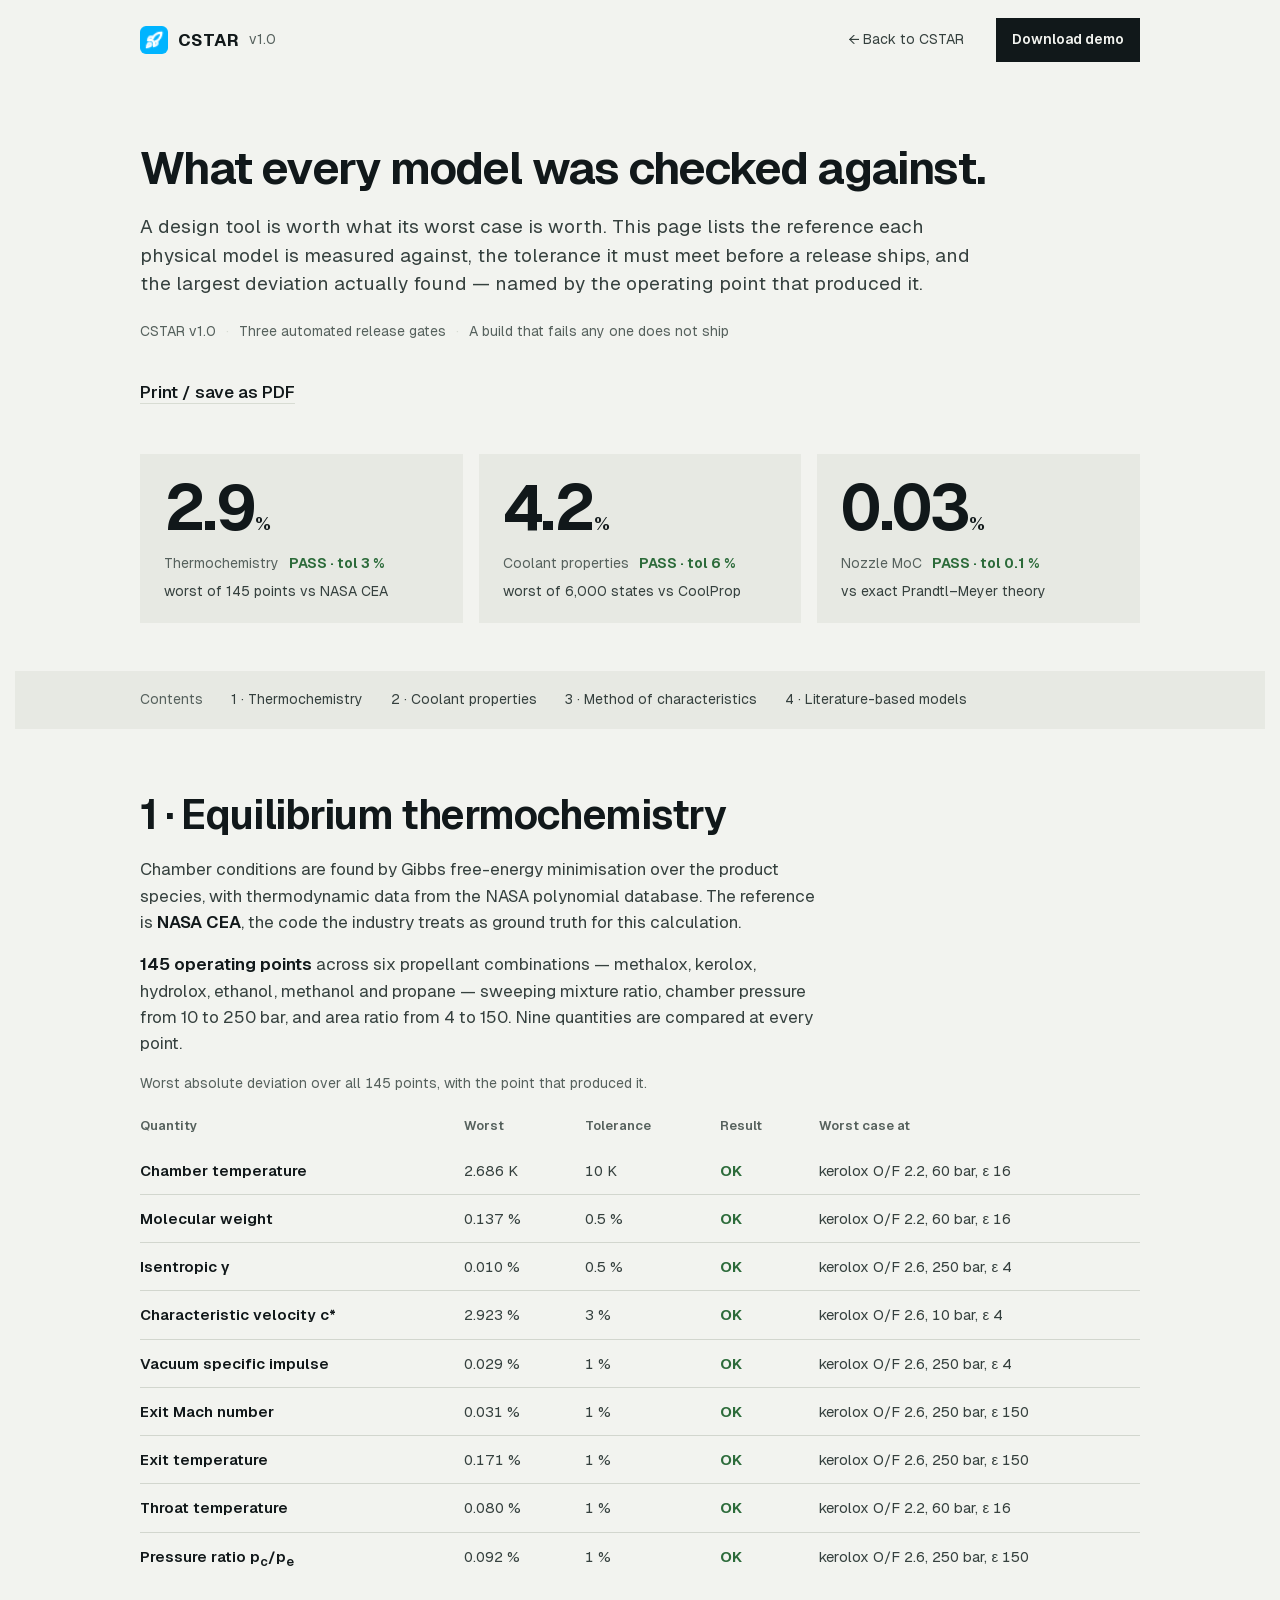
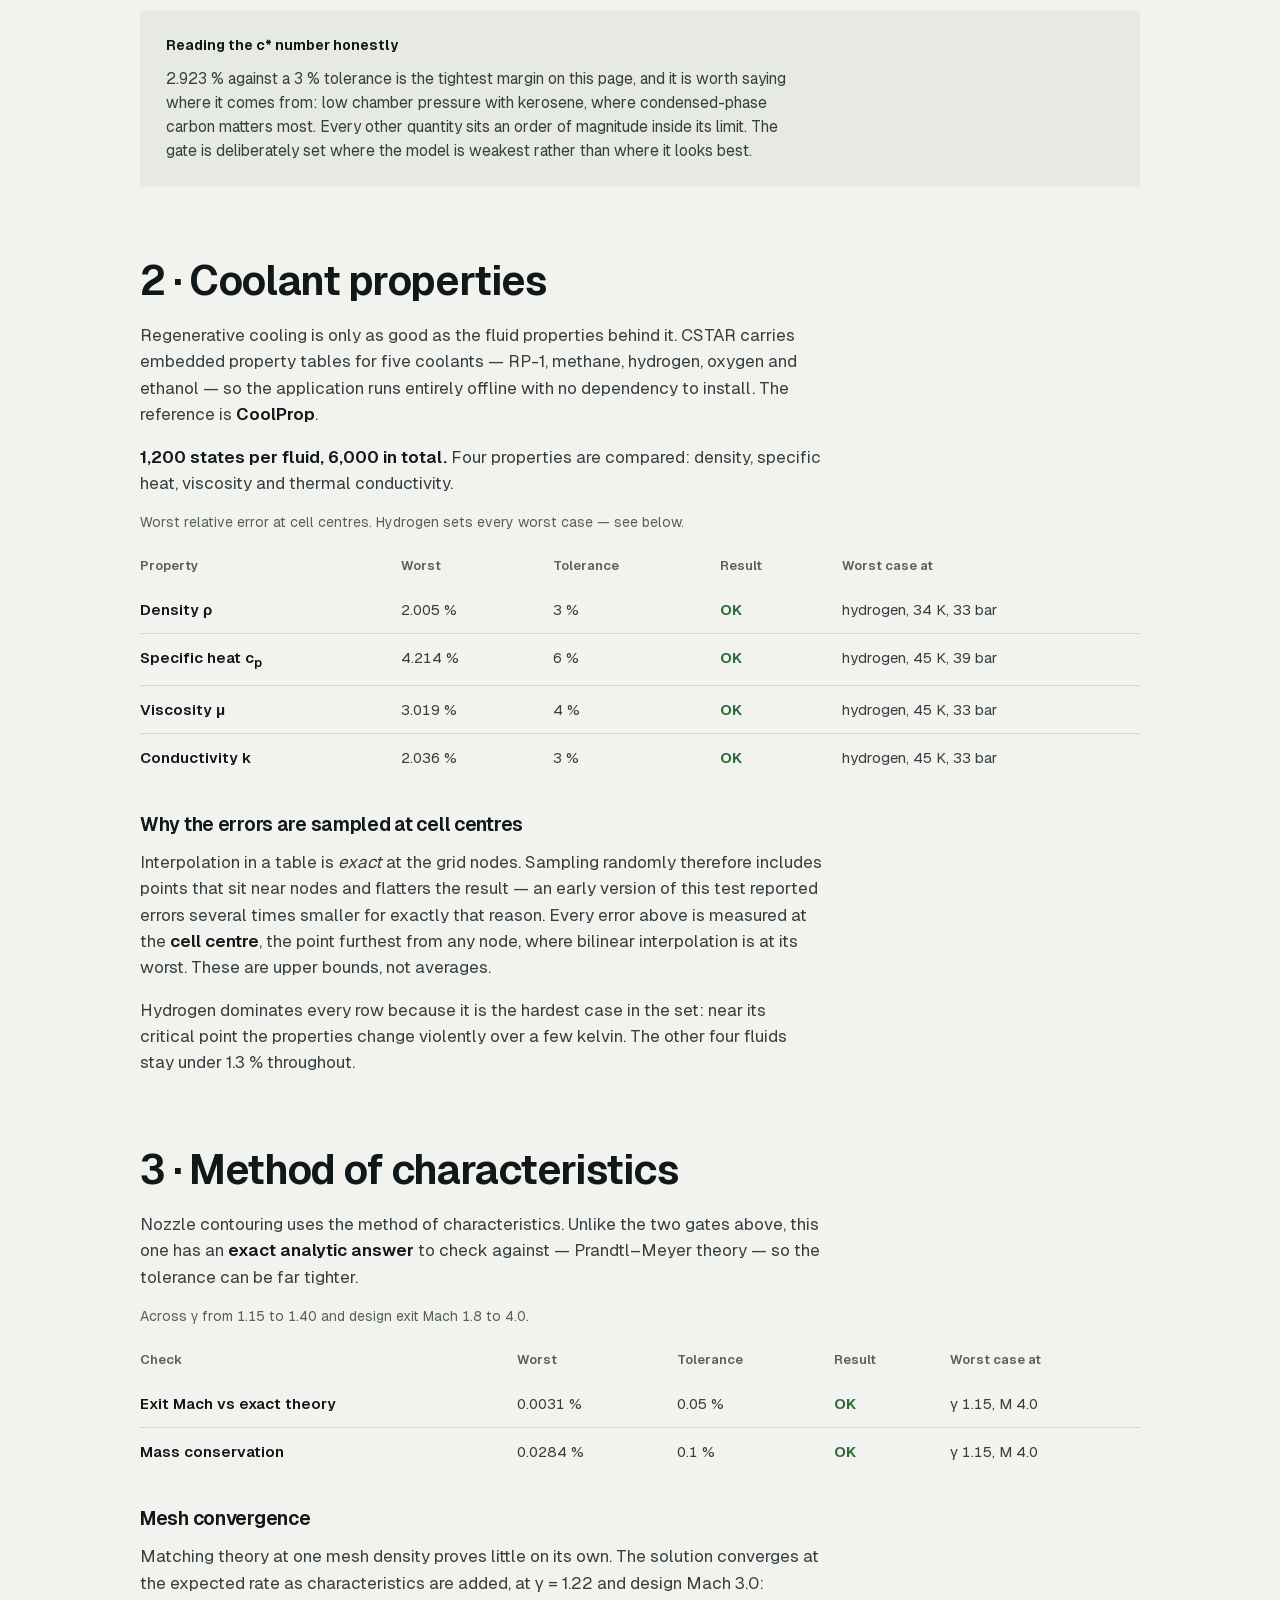
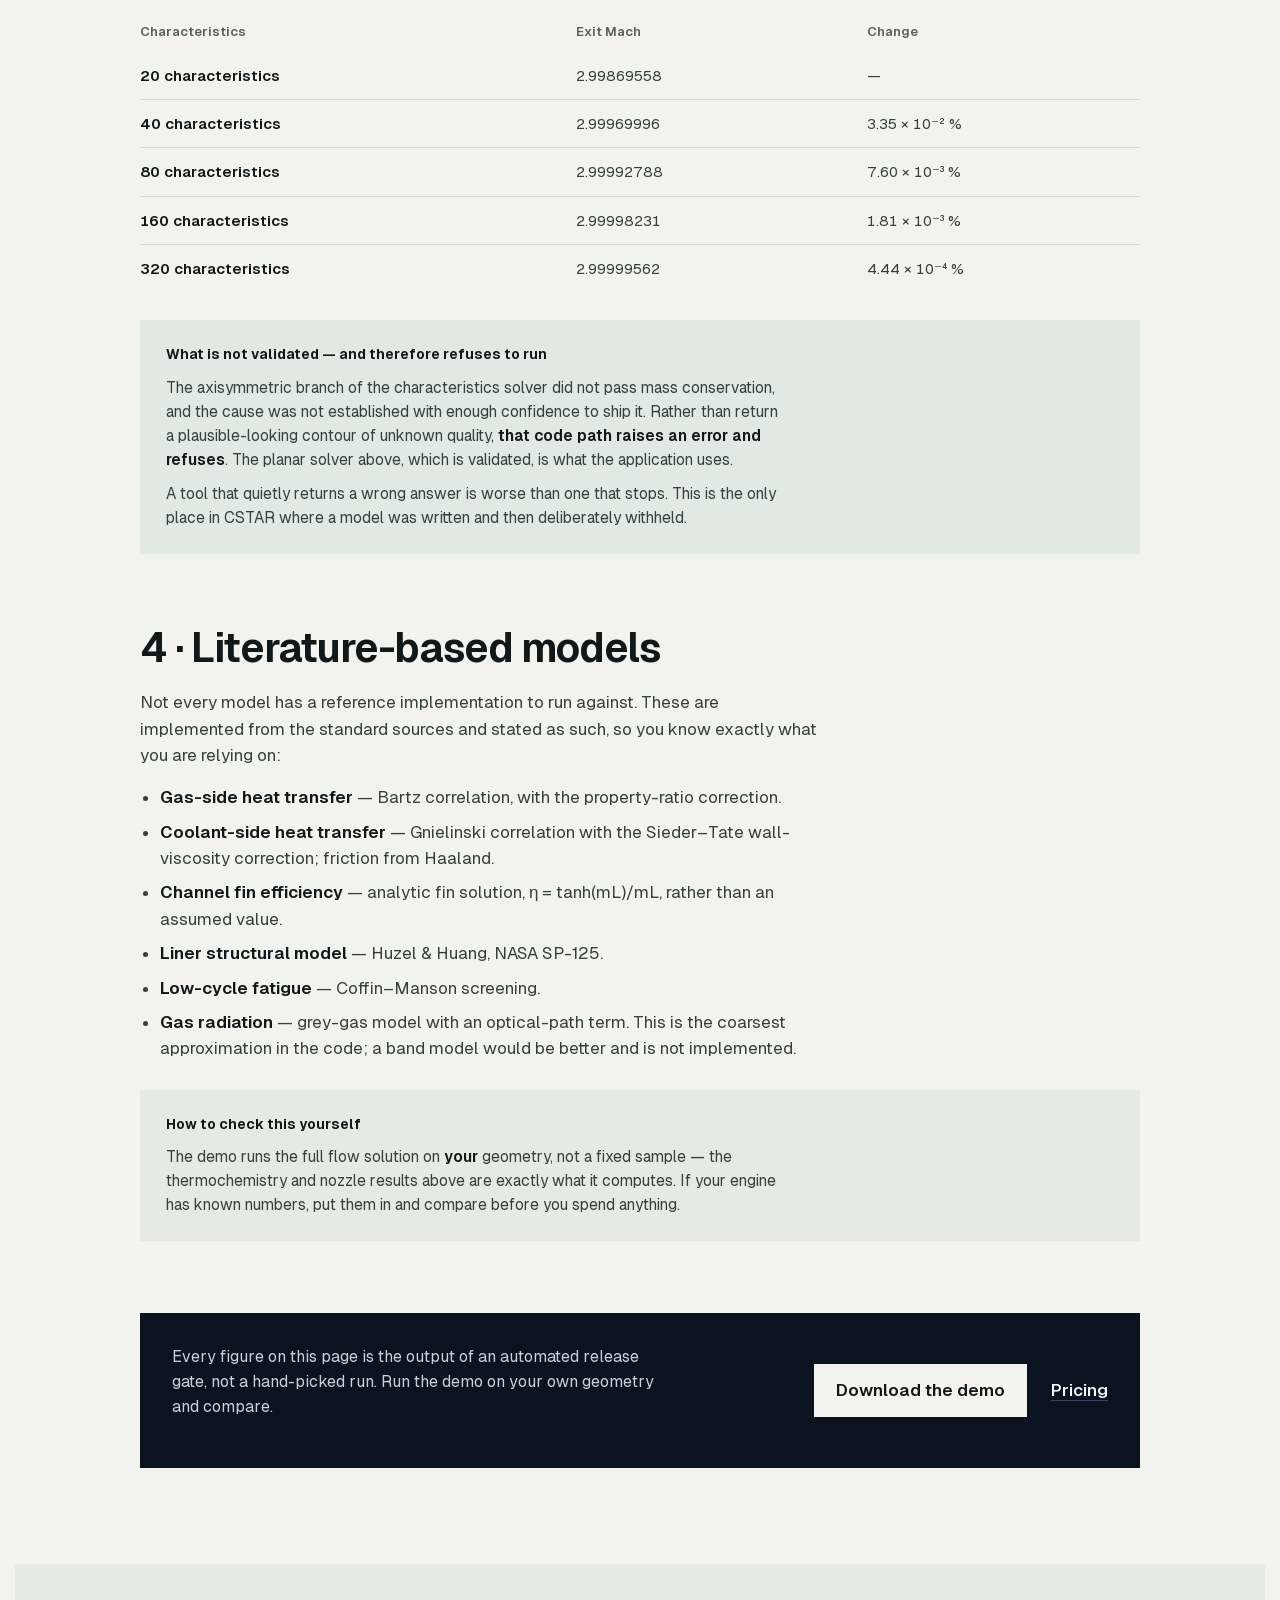
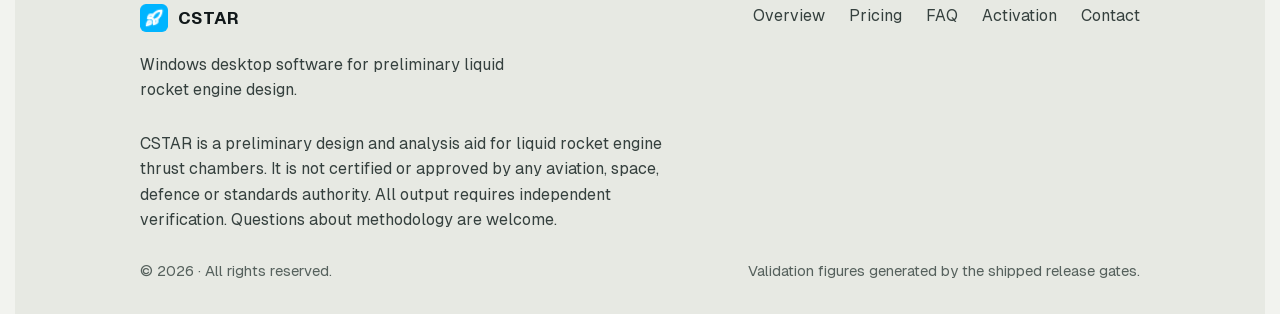
<file: validation.html>
<!DOCTYPE html>
<html lang="en">
<head>
<meta charset="UTF-8">
<meta name="viewport" content="width=device-width, initial-scale=1.0">
<title>Validation report — CSTAR</title>
<meta name="description" content="CSTAR validation report: the reference each physical model is measured against, the release tolerance, and the worst deviation found across 145 CEA points, 6,000 coolant states and 16 method-of-characteristics configurations.">
<link rel="canonical" href="https://www.cstar.space/validation.html">
<meta name="theme-color" content="#f2f3ef">
<link rel="icon" href="assets/logo.png">

<meta property="og:title" content="CSTAR validation report">
<meta property="og:description" content="Every model, its reference, its tolerance and the worst deviation actually found.">
<meta property="og:image" content="https://www.cstar.space/assets/flowfield.png">
<meta property="og:url" content="https://www.cstar.space/validation.html">
<meta property="og:type" content="article">

<link rel="preload" href="assets/fonts/Geist-Variable.woff2" as="font" type="font/woff2" crossorigin>
<link rel="stylesheet" href="style.css?v=8">
<script src="site.js?v=2" defer></script>
</head>
<body>

<a class="skip" href="#main">Skip to content</a>

<header class="nav nav-doc">
  <div class="wrap nav-in">
    <a class="brand" href="index.html" aria-label="CSTAR home">
      <img src="assets/logo.png" alt="" width="28" height="28">
      <span class="brand-name">CSTAR</span>
      <span class="brand-ver">v1.0</span>
    </a>
    <a class="nav-back" href="index.html">← Back to CSTAR</a>
    <a class="btn btn-sm nav-demo" data-demo href="https://github.com/EndrickN/cstar-site/releases/latest/download/CSTAR_v1.0.exe">Download demo</a>
  </div>
</header>

<main id="main">

  <header class="doc-header">
    <div class="wrap">
      <h1>What every model was checked against.</h1>
      <p class="lead">A design tool is worth what its worst case is worth. This page lists the reference each physical model is measured against, the tolerance it must meet before a release ships, and the largest deviation actually found — named by the operating point that produced it.</p>
      <p class="doc-meta"><span>CSTAR v1.0</span><span>Three automated release gates</span><span>A build that fails any one does not ship</span></p>
      <div class="actions">
        <button class="link" type="button" data-print>Print / save as PDF</button>
      </div>

      <div class="gates">
        <div class="gate" data-reveal>
          <div class="g-num">2.9<span>%</span></div>
          <div class="g-name">Thermochemistry <span class="pass">PASS · tol 3 %</span></div>
          <div class="g-sub">worst of 145 points vs NASA CEA</div>
        </div>
        <div class="gate" data-reveal>
          <div class="g-num">4.2<span>%</span></div>
          <div class="g-name">Coolant properties <span class="pass">PASS · tol 6 %</span></div>
          <div class="g-sub">worst of 6,000 states vs CoolProp</div>
        </div>
        <div class="gate" data-reveal>
          <div class="g-num">0.03<span>%</span></div>
          <div class="g-name">Nozzle MoC <span class="pass">PASS · tol 0.1 %</span></div>
          <div class="g-sub">vs exact Prandtl–Meyer theory</div>
        </div>
      </div>
    </div>
  </header>

  <nav class="contents" aria-label="Report contents">
    <div class="wrap">
      <span>Contents</span>
      <a href="#thermo">1 · Thermochemistry</a>
      <a href="#coolants">2 · Coolant properties</a>
      <a href="#moc">3 · Method of characteristics</a>
      <a href="#literature">4 · Literature-based models</a>
    </div>
  </nav>

  <div class="report">
    <div class="wrap">

      <section class="report-section" id="thermo">
        <h2>1 · Equilibrium thermochemistry</h2>
        <p>Chamber conditions are found by Gibbs free-energy minimisation over the product species, with thermodynamic data from the NASA polynomial database. The reference is <b>NASA CEA</b>, the code the industry treats as ground truth for this calculation.</p>
        <p><b>145 operating points</b> across six propellant combinations — methalox, kerolox, hydrolox, ethanol, methanol and propane — sweeping mixture ratio, chamber pressure from 10 to 250 bar, and area ratio from 4 to 150. Nine quantities are compared at every point.</p>

        <table class="report-table">
          <caption>Worst absolute deviation over all 145 points, with the point that produced it.</caption>
          <thead>
            <tr><th scope="col">Quantity</th><th scope="col">Worst</th><th scope="col">Tolerance</th><th scope="col">Result</th><th scope="col">Worst case at</th></tr>
          </thead>
          <tbody>
            <tr><th scope="row">Chamber temperature</th><td class="n" data-label="Worst">2.686 K</td><td class="n" data-label="Tolerance">10 K</td><td class="ok" data-label="Result">OK</td><td class="n" data-label="Worst case at">kerolox O/F 2.2, 60 bar, ε 16</td></tr>
            <tr><th scope="row">Molecular weight</th><td class="n" data-label="Worst">0.137 %</td><td class="n" data-label="Tolerance">0.5 %</td><td class="ok" data-label="Result">OK</td><td class="n" data-label="Worst case at">kerolox O/F 2.2, 60 bar, ε 16</td></tr>
            <tr><th scope="row">Isentropic γ</th><td class="n" data-label="Worst">0.010 %</td><td class="n" data-label="Tolerance">0.5 %</td><td class="ok" data-label="Result">OK</td><td class="n" data-label="Worst case at">kerolox O/F 2.6, 250 bar, ε 4</td></tr>
            <tr><th scope="row">Characteristic velocity c*</th><td class="n" data-label="Worst">2.923 %</td><td class="n" data-label="Tolerance">3 %</td><td class="ok" data-label="Result">OK</td><td class="n" data-label="Worst case at">kerolox O/F 2.6, 10 bar, ε 4</td></tr>
            <tr><th scope="row">Vacuum specific impulse</th><td class="n" data-label="Worst">0.029 %</td><td class="n" data-label="Tolerance">1 %</td><td class="ok" data-label="Result">OK</td><td class="n" data-label="Worst case at">kerolox O/F 2.6, 250 bar, ε 4</td></tr>
            <tr><th scope="row">Exit Mach number</th><td class="n" data-label="Worst">0.031 %</td><td class="n" data-label="Tolerance">1 %</td><td class="ok" data-label="Result">OK</td><td class="n" data-label="Worst case at">kerolox O/F 2.6, 250 bar, ε 150</td></tr>
            <tr><th scope="row">Exit temperature</th><td class="n" data-label="Worst">0.171 %</td><td class="n" data-label="Tolerance">1 %</td><td class="ok" data-label="Result">OK</td><td class="n" data-label="Worst case at">kerolox O/F 2.6, 250 bar, ε 150</td></tr>
            <tr><th scope="row">Throat temperature</th><td class="n" data-label="Worst">0.080 %</td><td class="n" data-label="Tolerance">1 %</td><td class="ok" data-label="Result">OK</td><td class="n" data-label="Worst case at">kerolox O/F 2.2, 60 bar, ε 16</td></tr>
            <tr><th scope="row">Pressure ratio p<sub>c</sub>/p<sub>e</sub></th><td class="n" data-label="Worst">0.092 %</td><td class="n" data-label="Tolerance">1 %</td><td class="ok" data-label="Result">OK</td><td class="n" data-label="Worst case at">kerolox O/F 2.6, 250 bar, ε 150</td></tr>
          </tbody>
        </table>

        <div class="note">
          <div class="n-head">Reading the c* number honestly</div>
          <p>2.923 % against a 3 % tolerance is the tightest margin on this page, and it is worth saying where it comes from: low chamber pressure with kerosene, where condensed-phase carbon matters most. Every other quantity sits an order of magnitude inside its limit. The gate is deliberately set where the model is weakest rather than where it looks best.</p>
        </div>
      </section>

      <section class="report-section" id="coolants">
        <h2>2 · Coolant properties</h2>
        <p>Regenerative cooling is only as good as the fluid properties behind it. CSTAR carries embedded property tables for five coolants — RP-1, methane, hydrogen, oxygen and ethanol — so the application runs entirely offline with no dependency to install. The reference is <b>CoolProp</b>.</p>
        <p><b>1,200 states per fluid, 6,000 in total.</b> Four properties are compared: density, specific heat, viscosity and thermal conductivity.</p>

        <table class="report-table">
          <caption>Worst relative error at cell centres. Hydrogen sets every worst case — see below.</caption>
          <thead>
            <tr><th scope="col">Property</th><th scope="col">Worst</th><th scope="col">Tolerance</th><th scope="col">Result</th><th scope="col">Worst case at</th></tr>
          </thead>
          <tbody>
            <tr><th scope="row">Density ρ</th><td class="n" data-label="Worst">2.005 %</td><td class="n" data-label="Tolerance">3 %</td><td class="ok" data-label="Result">OK</td><td class="n" data-label="Worst case at">hydrogen, 34 K, 33 bar</td></tr>
            <tr><th scope="row">Specific heat c<sub>p</sub></th><td class="n" data-label="Worst">4.214 %</td><td class="n" data-label="Tolerance">6 %</td><td class="ok" data-label="Result">OK</td><td class="n" data-label="Worst case at">hydrogen, 45 K, 39 bar</td></tr>
            <tr><th scope="row">Viscosity μ</th><td class="n" data-label="Worst">3.019 %</td><td class="n" data-label="Tolerance">4 %</td><td class="ok" data-label="Result">OK</td><td class="n" data-label="Worst case at">hydrogen, 45 K, 33 bar</td></tr>
            <tr><th scope="row">Conductivity k</th><td class="n" data-label="Worst">2.036 %</td><td class="n" data-label="Tolerance">3 %</td><td class="ok" data-label="Result">OK</td><td class="n" data-label="Worst case at">hydrogen, 45 K, 33 bar</td></tr>
          </tbody>
        </table>

        <h3>Why the errors are sampled at cell centres</h3>
        <p>Interpolation in a table is <i>exact</i> at the grid nodes. Sampling randomly therefore includes points that sit near nodes and flatters the result — an early version of this test reported errors several times smaller for exactly that reason. Every error above is measured at the <b>cell centre</b>, the point furthest from any node, where bilinear interpolation is at its worst. These are upper bounds, not averages.</p>
        <p>Hydrogen dominates every row because it is the hardest case in the set: near its critical point the properties change violently over a few kelvin. The other four fluids stay under 1.3 % throughout.</p>
      </section>

      <section class="report-section" id="moc">
        <h2>3 · Method of characteristics</h2>
        <p>Nozzle contouring uses the method of characteristics. Unlike the two gates above, this one has an <b>exact analytic answer</b> to check against — Prandtl–Meyer theory — so the tolerance can be far tighter.</p>

        <table class="report-table">
          <caption>Across γ from 1.15 to 1.40 and design exit Mach 1.8 to 4.0.</caption>
          <thead>
            <tr><th scope="col">Check</th><th scope="col">Worst</th><th scope="col">Tolerance</th><th scope="col">Result</th><th scope="col">Worst case at</th></tr>
          </thead>
          <tbody>
            <tr><th scope="row">Exit Mach vs exact theory</th><td class="n" data-label="Worst">0.0031 %</td><td class="n" data-label="Tolerance">0.05 %</td><td class="ok" data-label="Result">OK</td><td class="n" data-label="Worst case at">γ 1.15, M 4.0</td></tr>
            <tr><th scope="row">Mass conservation</th><td class="n" data-label="Worst">0.0284 %</td><td class="n" data-label="Tolerance">0.1 %</td><td class="ok" data-label="Result">OK</td><td class="n" data-label="Worst case at">γ 1.15, M 4.0</td></tr>
          </tbody>
        </table>

        <h3>Mesh convergence</h3>
        <p>Matching theory at one mesh density proves little on its own. The solution converges at the expected rate as characteristics are added, at γ = 1.22 and design Mach 3.0:</p>

        <table class="report-table">
          <thead>
            <tr><th scope="col">Characteristics</th><th scope="col">Exit Mach</th><th scope="col">Change</th></tr>
          </thead>
          <tbody>
            <tr><th scope="row">20 characteristics</th><td class="n" data-label="Exit Mach">2.99869558</td><td data-label="Change">—</td></tr>
            <tr><th scope="row">40 characteristics</th><td class="n" data-label="Exit Mach">2.99969996</td><td class="n" data-label="Change">3.35 × 10⁻² %</td></tr>
            <tr><th scope="row">80 characteristics</th><td class="n" data-label="Exit Mach">2.99992788</td><td class="n" data-label="Change">7.60 × 10⁻³ %</td></tr>
            <tr><th scope="row">160 characteristics</th><td class="n" data-label="Exit Mach">2.99998231</td><td class="n" data-label="Change">1.81 × 10⁻³ %</td></tr>
            <tr><th scope="row">320 characteristics</th><td class="n" data-label="Exit Mach">2.99999562</td><td class="n" data-label="Change">4.44 × 10⁻⁴ %</td></tr>
          </tbody>
        </table>

        <div class="note note-limit">
          <div class="n-head">What is not validated — and therefore refuses to run</div>
          <p>The axisymmetric branch of the characteristics solver did not pass mass conservation, and the cause was not established with enough confidence to ship it. Rather than return a plausible-looking contour of unknown quality, <b>that code path raises an error and refuses</b>. The planar solver above, which is validated, is what the application uses.</p>
          <p>A tool that quietly returns a wrong answer is worse than one that stops. This is the only place in CSTAR where a model was written and then deliberately withheld.</p>
        </div>
      </section>

      <section class="report-section" id="literature">
        <h2>4 · Literature-based models</h2>
        <p>Not every model has a reference implementation to run against. These are implemented from the standard sources and stated as such, so you know exactly what you are relying on:</p>
        <ul>
          <li><b>Gas-side heat transfer</b> — Bartz correlation, with the property-ratio correction.</li>
          <li><b>Coolant-side heat transfer</b> — Gnielinski correlation with the Sieder–Tate wall-viscosity correction; friction from Haaland.</li>
          <li><b>Channel fin efficiency</b> — analytic fin solution, η = tanh(mL)/mL, rather than an assumed value.</li>
          <li><b>Liner structural model</b> — Huzel &amp; Huang, NASA SP-125.</li>
          <li><b>Low-cycle fatigue</b> — Coffin–Manson screening.</li>
          <li><b>Gas radiation</b> — grey-gas model with an optical-path term. This is the coarsest approximation in the code; a band model would be better and is not implemented.</li>
        </ul>

        <div class="note">
          <div class="n-head">How to check this yourself</div>
          <p>The demo runs the full flow solution on <b>your</b> geometry, not a fixed sample — the thermochemistry and nozzle results above are exactly what it computes. If your engine has known numbers, put them in and compare before you spend anything.</p>
        </div>
      </section>

      <div class="doc-cta">
        <p>Every figure on this page is the output of an automated release gate, not a hand-picked run. Run the demo on your own geometry and compare.</p>
        <div class="actions">
          <a class="btn btn-light" data-demo href="https://github.com/EndrickN/cstar-site/releases/latest/download/CSTAR_v1.0.exe">Download the demo</a>
          <a class="link link-light" href="index.html#pricing">Pricing</a>
        </div>
      </div>

    </div>
  </div>

</main>

<footer class="footer footer-compact doc-footer">
  <div class="wrap">
    <div class="footer-top">
      <div class="footer-brand">
        <a class="brand" href="index.html">
          <img src="assets/logo.png" alt="" width="24" height="24">
          <span class="brand-name">CSTAR</span>
        </a>
        <p>Windows desktop software for preliminary liquid rocket engine design.</p>
      </div>
      <nav class="footer-links" aria-label="Footer">
        <a href="index.html">Overview</a>
        <a href="index.html#pricing">Pricing</a>
        <a href="index.html#faq">FAQ</a>
        <a href="activate.html">Activation</a>
        <a data-contact href="mailto:cstar.propulsion@gmail.com">Contact</a>
      </nav>
    </div>
    <p class="disclaimer">CSTAR is a preliminary design and analysis aid for liquid rocket engine thrust chambers. It is not certified or approved by any aviation, space, defence or standards authority. All output requires independent verification. Questions about methodology are welcome.</p>
    <div class="footer-bottom">
      <span>© 2026 · All rights reserved.</span>
      <span>Validation figures generated by the shipped release gates.</span>
    </div>
  </div>
</footer>

</body>
</html>
</file>
<file: style.css>
/* ==========================================================================
   CSTAR — engineering dossier
   Static site. No build step. No external requests.
   ========================================================================== */

@font-face {
  font-family: 'Geist';
  src: url('assets/fonts/Geist-Variable.woff2') format('woff2');
  font-weight: 100 900;
  font-display: swap;
}

:root {
  --paper: #f2f3ef;
  --paper-2: #e7e9e3;
  --paper-3: #d8dcd3;
  --ink: #11181a;
  --ink-2: #35403e;
  --muted: #56615d;
  --pass: #2c6b3a;
  --warn: #8a4b12;
  --petrol: #0d6b62;
  --petrol-dark: #08443f;
  --dark: #0b1220;
  --dark-panel: #0f172a;
  --dark-line: #1d2a3d;
  --dark-text: #f4f7f8;
  --dark-muted: #a7b2bc;
  --cyan: #00b4ff;
  --font: 'Geist', -apple-system, BlinkMacSystemFont, 'Segoe UI', sans-serif;
  --wrap: 1280px;
  --pad: 32px;
  --ease: cubic-bezier(.2, .65, .3, 1);
}

* { margin: 0; padding: 0; box-sizing: border-box; }

html {
  scroll-behavior: smooth;
  scrollbar-gutter: stable both-edges;
  scrollbar-color: #b9bfb5 var(--paper);
}

::-webkit-scrollbar { width: 12px; }
::-webkit-scrollbar-track { background: var(--paper); }
::-webkit-scrollbar-thumb {
  background: #b9bfb5;
  border: 3px solid var(--paper);
}
::-webkit-scrollbar-thumb:hover { background: #9aa39c; }

body {
  font-family: var(--font);
  background: var(--paper);
  color: var(--ink);
  font-size: 17px;
  line-height: 1.55;
  -webkit-font-smoothing: antialiased;
  text-rendering: optimizeLegibility;
}

img { max-width: 100%; display: block; }
a { color: inherit; }
button, input, textarea, select { font: inherit; }

.sr-only {
  position: absolute;
  width: 1px;
  height: 1px;
  padding: 0;
  margin: -1px;
  overflow: hidden;
  clip: rect(0, 0, 0, 0);
  white-space: nowrap;
  border: 0;
}

::selection { background: var(--petrol); color: #fff; }

:focus-visible {
  outline: 2px solid var(--petrol);
  outline-offset: 3px;
}

.skip {
  position: absolute;
  left: 16px;
  top: -80px;
  z-index: 100;
  background: var(--ink);
  color: var(--paper);
  padding: 12px 16px;
  text-decoration: none;
}
.skip:focus { top: 16px; }

.wrap {
  max-width: var(--wrap);
  margin: 0 auto;
  padding: 0 var(--pad);
}

[id] { scroll-margin-top: 96px; }

/* ---------- nav ---------- */
.nav {
  position: sticky;
  top: 0;
  z-index: 30;
  background: var(--paper);
  padding: 16px 0;
}
.nav-in {
  display: flex;
  align-items: center;
  justify-content: space-between;
  gap: 32px;
  min-height: 48px;
}
.brand {
  display: inline-flex;
  align-items: center;
  gap: 10px;
  text-decoration: none;
  white-space: nowrap;
}
.brand img { width: 28px; height: 28px; border-radius: 6px; }
.brand-name { font-size: 17px; font-weight: 700; letter-spacing: .01em; }
.brand-ver { font-size: 14px; color: var(--muted); }
.nav-links {
  display: flex;
  align-items: center;
  gap: 28px;
  margin-left: auto;
}
.nav-links a {
  font-size: 14px;
  color: var(--ink-2);
  text-decoration: none;
}
.nav-links a:hover { color: var(--petrol); }

.nav-back {
  margin-left: auto;
  font-size: 14px;
  color: var(--ink-2);
  text-decoration: none;
}
.nav-back:hover { color: var(--petrol); }
.nav-doc .wrap { max-width: 1064px; }
.doc-footer .wrap { max-width: 1064px; }

/* ---------- buttons ---------- */
.btn {
  display: inline-flex;
  align-items: center;
  justify-content: center;
  min-height: 50px;
  padding: 13px 22px;
  background: var(--ink);
  color: var(--paper);
  border: 0;
  border-radius: 0;
  font-size: 17px;
  font-weight: 600;
  text-decoration: none;
  cursor: pointer;
  transition: background .18s var(--ease), transform .18s var(--ease);
}
.btn:hover { background: var(--petrol-dark); }
.btn:active { transform: translateY(1px); }
.btn-sm { min-height: 44px; padding: 10px 16px; font-size: 14px; }
.btn-light { background: var(--paper); color: var(--ink); }
.btn-light:hover { background: #fff; color: var(--petrol-dark); }

.link {
  display: inline-flex;
  align-items: center;
  min-height: 44px;
  color: var(--ink);
  font-size: 17px;
  font-weight: 550;
  text-decoration: underline;
  text-decoration-thickness: 1px;
  text-underline-offset: 5px;
  text-decoration-color: var(--paper-3);
  transition: color .18s var(--ease), text-decoration-color .18s var(--ease);
}
.link:hover { color: var(--petrol); text-decoration-color: var(--petrol); }
button.link { background: none; border: 0; padding: 0; cursor: pointer; }
.link-light { color: var(--dark-text); text-decoration-color: #38475a; }
.link-light:hover { color: #fff; text-decoration-color: var(--cyan); }

.link-arrow {
  display: inline-flex;
  align-items: center;
  gap: 8px;
  min-height: 44px;
  margin-top: 12px;
  color: var(--petrol);
  font-size: 17px;
  font-weight: 550;
  text-decoration: none;
}
.link-arrow span { transition: transform .18s var(--ease); }
.link-arrow:hover span { transform: translateX(4px); }

.actions {
  display: flex;
  align-items: center;
  gap: 24px;
  flex-wrap: wrap;
  margin-top: 28px;
}

.fine { margin-top: 14px; font-size: 14px; color: var(--muted); }

/* ---------- type ---------- */
h1, h2, h3 { text-wrap: balance; }
h1 {
  font-size: clamp(34px, 4.6vw, 64px);
  line-height: 1.02;
  letter-spacing: -.04em;
  font-weight: 650;
}
h2 {
  font-size: clamp(32px, 3.2vw, 46px);
  line-height: 1.06;
  letter-spacing: -.035em;
  font-weight: 640;
}
h3 {
  font-size: 19px;
  line-height: 1.25;
  letter-spacing: -.015em;
  font-weight: 640;
}
.lead {
  margin-top: 20px;
  font-size: 19px;
  line-height: 1.5;
  color: var(--ink-2);
  max-width: 56ch;
}
p { max-width: 70ch; }
.section-head .lead { max-width: 50ch; }

/* ---------- hero ---------- */
.hero { padding: 56px 0 96px; }
.hero-grid {
  display: grid;
  grid-template-columns: minmax(0, 6fr) minmax(0, 6fr);
  gap: 56px;
  align-items: center;
}
.hero-copy .lead { max-width: 46ch; }
.hero-copy h1 + .lead { margin-top: 26px; }

/* ---------- app plate ---------- */
.app-figure { min-width: 0; }
.app {
  background: var(--paper);
  color: var(--ink);
  border: 1px solid #d2d6ce;
  overflow: hidden;
}
.app-top {
  display: flex;
  align-items: center;
  gap: 10px;
  padding: 12px 16px;
  background: var(--paper-2);
  border-bottom: 1px solid #d2d6ce;
  font-size: 13px;
}
.app-brand { font-weight: 700; letter-spacing: .01em; }
.app-ver { color: var(--muted); }
.app-mode {
  margin-left: auto;
  font-size: 11px;
  font-weight: 700;
  letter-spacing: .05em;
  color: var(--petrol);
  background: transparent;
  border: 1px solid rgba(13, 107, 98, .45);
  padding: 3px 7px;
}
.app-kpis {
  display: grid;
  grid-template-columns: repeat(2, minmax(0, 1fr));
  gap: 1px;
  background: #d2d6ce;
  border-top: 1px solid #d2d6ce;
}
.kpi { background: var(--paper); padding: 12px 16px 13px; min-width: 0; }
.kpi-label {
  display: block;
  font-size: 11.5px;
  color: var(--muted);
  white-space: nowrap;
  overflow: hidden;
  text-overflow: ellipsis;
}
.kpi-value {
  display: block;
  margin-top: 4px;
  font-size: 23px;
  line-height: 1.1;
  font-weight: 600;
  letter-spacing: -.02em;
  font-variant-numeric: tabular-nums;
  white-space: nowrap;
}
.kpi-value em {
  font-style: normal;
  font-size: 11px;
  font-weight: 500;
  letter-spacing: 0;
  color: var(--muted);
}
.app-tabs {
  display: flex;
  flex-wrap: wrap;
  gap: 0 18px;
  padding: 0 16px;
  background: var(--paper);
  border-top: 1px solid #d2d6ce;
  border-bottom: 1px solid #d2d6ce;
}
.app-tab {
  font-size: 12px;
  color: var(--muted);
  background: transparent;
  padding: 10px 0 9px;
  border-bottom: 2px solid transparent;
  white-space: nowrap;
}
.app-tab.is-active {
  background: transparent;
  color: var(--petrol);
  border-bottom-color: var(--petrol);
  font-weight: 600;
}
.app-plot { background: var(--dark); overflow: hidden; }
.app-plot img { width: 100%; height: auto; }
.app-foot {
  display: flex;
  justify-content: space-between;
  gap: 16px;
  padding: 10px 16px;
  background: var(--paper-2);
  border-top: 1px solid #d2d6ce;
  font-size: 12px;
  color: var(--muted);
}
.app-foot span:last-child { font-variant-numeric: tabular-nums; }
.app-figure figcaption {
  margin-top: 12px;
  font-size: 14px;
  color: var(--muted);
  max-width: 52ch;
}

/* ---------- sections ---------- */
.section { padding: 104px 0; }
.split {
  display: grid;
  grid-template-columns: minmax(0, 5fr) minmax(0, 7fr);
  gap: 72px;
  align-items: start;
}
.section-head.wide { max-width: 800px; margin-bottom: 44px; }
.proof { background: var(--paper-2); }
.proof .section-head h2 { max-width: 16ch; }

/* ---------- tables ---------- */
.table-scroll { min-width: 0; }
.data-table {
  width: 100%;
  border-collapse: collapse;
  font-size: 16px;
  font-variant-numeric: tabular-nums;
}
.data-table caption {
  caption-side: top;
  text-align: left;
  font-size: 14px;
  color: var(--muted);
  padding-bottom: 14px;
}
.data-table th {
  text-align: left;
  font-size: 14px;
  font-weight: 600;
  color: var(--muted);
  padding: 10px 14px;
  border-bottom: 1px solid #d2d6ce;
  white-space: nowrap;
}
.data-table th:first-child { padding-left: 0; }
.data-table td {
  padding: 15px 14px;
  border-bottom: 1px solid #d2d6ce;
  color: var(--ink-2);
  vertical-align: top;
}
.data-table th[scope="row"] {
  padding: 15px 14px 15px 0;
  border-bottom: 1px solid #d2d6ce;
  color: var(--ink);
  font-weight: 600;
  font-size: 16px;
  white-space: normal;
  vertical-align: top;
}
.data-table td:last-child { padding-right: 0; }
.data-table tr:last-child th,
.data-table tr:last-child td { border-bottom: 0; }
.data-table .ref {
  display: block;
  margin-top: 2px;
  font-size: 14px;
  font-weight: 400;
  color: var(--muted);
}
.pass {
  display: inline-block;
  color: var(--pass);
  font-weight: 650;
  font-size: 14px;
}
.source-note {
  margin-top: 26px;
  max-width: 62ch;
  font-size: 14px;
  line-height: 1.6;
  color: var(--muted);
}

/* ---------- capabilities ---------- */
.capabilities .section-head { max-width: 860px; }
.plot-grid {
  display: grid;
  grid-template-columns: 1fr;
  gap: 64px;
}
.plot-card {
  display: grid;
  grid-template-columns: minmax(0, 2fr) minmax(280px, 1fr);
  gap: 40px;
  align-items: start;
  min-width: 0;
}
.plot {
  background: var(--dark);
  aspect-ratio: 16 / 10;
  display: flex;
  align-items: center;
  justify-content: center;
  overflow: hidden;
}
.plot img { width: 100%; height: auto; transition: transform .5s var(--ease); }
.plot-card:hover .plot img { transform: scale(1.012); }
.plot-card figcaption { padding-top: 2px; }
.plot-card figcaption p {
  margin-top: 8px;
  font-size: 16px;
  line-height: 1.55;
  color: var(--ink-2);
  max-width: 58ch;
}
.spec-list { margin-top: 18px; max-width: 100%; }
.spec-list div {
  display: grid;
  grid-template-columns: 132px minmax(0, 1fr);
  gap: 14px;
  padding: 6px 0;
  font-size: 16px;
}
.spec-list dt { color: var(--muted); font-size: 14px; padding-top: 1px; }
.spec-list dd { color: var(--ink); font-weight: 550; }

/* ---------- limits ---------- */
.limits { background: var(--paper-2); }
.limits-grid {
  display: grid;
  grid-template-columns: minmax(0, 7fr) minmax(0, 5fr);
  gap: 72px;
  align-items: start;
}
.limits-list { list-style: none; }
.limits-list li {
  margin-bottom: 26px;
  color: var(--ink-2);
  font-size: 16px;
  line-height: 1.55;
  max-width: 64ch;
}
.limits-list li:last-child { margin-bottom: 0; }
.limits-list strong { color: var(--ink); font-weight: 620; }
.photo-figure { min-width: 0; margin-top: 4px; }
.photo-figure img { width: 100%; height: auto; aspect-ratio: 4 / 3; object-fit: cover; }
.photo-figure figcaption {
  margin-top: 12px;
  font-size: 14px;
  line-height: 1.5;
  color: var(--muted);
  max-width: 48ch;
}

/* ---------- pricing ---------- */
.price-table {
  width: 100%;
  border-collapse: collapse;
  font-size: 16px;
  font-variant-numeric: tabular-nums;
}
.price-table th {
  text-align: left;
  vertical-align: top;
  padding: 0 18px 22px;
  border-bottom: 1px solid #d2d6ce;
  font-weight: 500;
}
.price-table th.feature-col { padding-left: 0; font-size: 14px; color: var(--muted); }
.plan-col { width: 27%; }
.plan-standard { background: rgba(13, 107, 98, .06); }
.plan-price {
  display: block;
  font-size: 46px;
  line-height: 1;
  letter-spacing: -.035em;
  font-weight: 650;
  color: var(--ink);
}
.plan-price small {
  font-size: 14px;
  font-weight: 500;
  color: var(--muted);
  letter-spacing: 0;
}
.plan-note {
  display: block;
  margin-top: 10px;
  font-size: 14px;
  line-height: 1.45;
  color: var(--muted);
  max-width: 28ch;
}
.plan-note b { color: var(--ink); font-weight: 620; }
.price-table td {
  padding: 12px 18px;
  border-bottom: 1px solid #d2d6ce;
  color: var(--ink-2);
}
.price-table td:first-child { padding-left: 0; color: var(--ink); }
.price-table td:last-child { padding-right: 0; }
.price-table tr:last-child td { border-bottom: 0; }
.price-table td.no { color: var(--muted); }

.price-mobile-head { display: none; }

.price-actions {
  display: flex;
  align-items: center;
  gap: 24px;
  flex-wrap: wrap;
  margin-top: 32px;
}
.price-actions .fine { margin: 0; }

.after-buy { margin-top: 60px; max-width: 1040px; }
.after-buy h3 { color: var(--muted); font-weight: 550; }
.after-buy ol {
  display: grid;
  grid-template-columns: repeat(3, minmax(0, 1fr));
  gap: 36px;
  margin-top: 20px;
  list-style: none;
  counter-reset: step;
}
.after-buy li {
  counter-increment: step;
  color: var(--ink-2);
  font-size: 16px;
  line-height: 1.55;
}
.after-buy li::before {
  content: counter(step);
  display: block;
  margin-bottom: 10px;
  font-size: 14px;
  font-weight: 650;
  color: var(--petrol);
}
.after-buy strong { color: var(--ink); font-weight: 620; }
.after-buy a { color: var(--petrol); text-underline-offset: 4px; }

/* ---------- faq ---------- */
.faq-grid {
  display: grid;
  grid-template-columns: minmax(0, 5fr) minmax(0, 7fr);
  gap: 72px;
  align-items: start;
}
.faq-section .section-head .lead { max-width: 40ch; }
.faq-section .section-head a {
  color: var(--petrol);
  text-decoration-thickness: 1px;
  text-underline-offset: 4px;
}
.faq details { padding: 18px 0; }
.faq details + details { margin-top: 6px; }
.faq summary {
  display: flex;
  align-items: center;
  justify-content: space-between;
  gap: 24px;
  font-size: 17px;
  font-weight: 600;
  cursor: pointer;
  list-style: none;
  color: var(--ink);
}
.faq summary::-webkit-details-marker { display: none; }
.faq summary::after {
  content: "+";
  font-size: 22px;
  color: var(--petrol);
  line-height: 1;
  flex-shrink: 0;
}
.faq details[open] summary::after { content: "−"; }
.faq details p {
  padding: 12px 40px 4px 0;
  color: var(--ink-2);
  font-size: 16px;
  max-width: 64ch;
}

/* ---------- close ---------- */
.close {
  background: var(--dark);
  color: var(--dark-text);
  padding: 112px 0 104px;
}
.close .wrap { max-width: 900px; }
.close .lead { color: #c9d3d6; max-width: 54ch; }
.close .actions { margin-top: 30px; }
.close-facts {
  display: grid;
  grid-template-columns: repeat(3, minmax(0, 1fr));
  gap: 32px;
  margin-top: 64px;
  padding-top: 28px;
}
.close-facts div { min-width: 0; }
.close-facts dt { font-size: 14px; color: var(--dark-muted); }
.close-facts dd {
  margin-top: 6px;
  font-size: 17px;
  font-weight: 550;
  color: var(--dark-text);
}
.close-facts a { color: inherit; text-underline-offset: 3px; text-decoration-color: #38475a; }
.close-facts a:hover { color: #fff; text-decoration-color: var(--cyan); }

/* ---------- footer ---------- */
.footer { background: var(--paper-2); padding: 56px 0 40px; }
.footer-top {
  display: flex;
  justify-content: space-between;
  gap: 48px;
  flex-wrap: wrap;
}
.footer-brand p {
  margin-top: 14px;
  font-size: 16px;
  color: var(--ink-2);
  max-width: 36ch;
}
.footer-links {
  display: flex;
  gap: 24px;
  flex-wrap: wrap;
  align-items: flex-start;
}
.footer-links a { font-size: 16px; color: var(--ink-2); text-decoration: none; }
.footer-links a:hover { color: var(--petrol); }
.disclaimer {
  margin-top: 44px;
  font-size: 16px;
  line-height: 1.6;
  color: var(--ink-2);
  max-width: 62ch;
}
.footer-bottom {
  display: flex;
  justify-content: space-between;
  gap: 24px;
  flex-wrap: wrap;
  margin-top: 26px;
  font-size: 15px;
  color: var(--muted);
}
.footer-compact { padding: 40px 0 32px; }
.footer-compact .footer-top { align-items: flex-start; }
.footer-compact .disclaimer { margin-top: 28px; max-width: 50ch; }

/* ---------- reveal and motion ---------- */
.js .reveal {
  opacity: 0;
  transform: translateY(16px);
  transition: opacity .6s var(--ease), transform .6s var(--ease);
  transition-delay: var(--d, 0ms);
}
.js .reveal.is-in { opacity: 1; transform: none; }

.app-figure.is-in .app-plot img {
  animation: scan 1.15s cubic-bezier(.3, .7, .2, 1) both;
}
@keyframes scan {
  from { clip-path: inset(0 100% 0 0); }
  to { clip-path: inset(0 0 0 0); }
}

/* ==========================================================================
   Validation report (Read)
   ========================================================================== */
.doc-header { padding: 64px 0 48px; }
.doc-header .wrap, .contents .wrap, .report .wrap { max-width: 1064px; }
.doc-header h1 {
  font-size: clamp(32px, 3.6vw, 48px);
  line-height: 1.07;
  letter-spacing: -.035em;
}
.doc-header .lead { max-width: 64ch; }
.doc-meta {
  margin-top: 22px;
  font-size: 14px;
  color: var(--muted);
  max-width: 80ch;
}
.doc-meta span + span::before { content: "·"; margin: 0 10px; color: var(--paper-3); }

.gates {
  display: grid;
  grid-template-columns: repeat(3, minmax(0, 1fr));
  gap: 16px;
  margin-top: 40px;
}
.gate { background: var(--paper-2); padding: 24px 24px 22px; }
.g-num {
  font-size: 64px;
  line-height: .95;
  letter-spacing: -.04em;
  font-weight: 650;
  font-variant-numeric: tabular-nums;
}
.g-num span { font-size: 19px; font-weight: 500; margin-left: 2px; }
.g-name { margin-top: 14px; font-size: 14px; color: var(--muted); }
.g-name .pass { margin-left: 6px; }
.g-sub { margin-top: 6px; font-size: 14px; line-height: 1.45; color: var(--ink-2); }

.contents {
  background: var(--paper-2);
  padding: 18px 0;
}
.contents .wrap {
  display: flex;
  align-items: center;
  gap: 10px 28px;
  flex-wrap: wrap;
}
.contents span { font-size: 14px; color: var(--muted); }
.contents a {
  font-size: 14px;
  color: var(--ink-2);
  text-decoration: none;
}
.contents a:hover { color: var(--petrol); text-decoration: underline; text-underline-offset: 4px; }

.report { padding: 64px 0 96px; }
.report-section { max-width: none; margin: 0 0 72px; }
.report-section:last-child { margin-bottom: 0; }
.report h2 { margin-bottom: 20px; scroll-margin-top: 96px; }
.report h3 { margin: 32px 0 12px; }
.report p { margin-bottom: 16px; color: var(--ink-2); max-width: 62ch; }
.report p:last-child { margin-bottom: 0; }
.report ul { margin: 0 0 20px 20px; max-width: 62ch; }
.report li { margin-bottom: 8px; color: var(--ink-2); }
.report b, .report strong { color: var(--ink); font-weight: 620; }
.report a { color: var(--petrol); text-underline-offset: 4px; }

.report-table {
  width: 100%;
  border-collapse: collapse;
  margin: 8px 0 24px;
  font-size: 15px;
  font-variant-numeric: tabular-nums;
}
.report-table caption {
  caption-side: top;
  text-align: left;
  font-size: 14px;
  color: var(--muted);
  padding-bottom: 12px;
}
.report-table th {
  text-align: left;
  font-size: 13px;
  font-weight: 600;
  color: var(--muted);
  padding: 10px 12px;
  border-bottom: 1px solid #d2d6ce;
  white-space: nowrap;
}
.report-table th:first-child { padding-left: 0; }
.report-table td {
  padding: 12px;
  border-bottom: 1px solid #d2d6ce;
  color: var(--ink-2);
  vertical-align: top;
}
.report-table th[scope="row"] {
  padding: 12px 12px 12px 0;
  border-bottom: 1px solid #d2d6ce;
  color: var(--ink);
  font-weight: 600;
  font-size: 15px;
  white-space: normal;
}
.report-table td:last-child { padding-right: 0; }
.report-table tr:last-child th,
.report-table tr:last-child td { border-bottom: 0; }
.report-table .n { white-space: nowrap; }
.report-table .ok { color: var(--pass); font-weight: 650; }
.report-table .bad { color: var(--warn); font-weight: 650; }

.note {
  background: var(--paper-2);
  padding: 24px 26px;
  margin: 28px 0;
  max-width: none;
}
.note .n-head {
  font-size: 14px;
  font-weight: 650;
  color: var(--ink);
  margin-bottom: 10px;
}
.note p { margin-bottom: 10px; font-size: 15.5px; max-width: 62ch; }
.note p:last-child { margin-bottom: 0; }
.note-limit { background: #e1e9e5; }

.doc-cta {
  max-width: none;
  margin: 0;
  padding: 32px;
  background: var(--dark);
  color: var(--dark-text);
  display: flex;
  align-items: center;
  justify-content: space-between;
  gap: 32px;
  flex-wrap: wrap;
}
.doc-cta p { color: #c9d3d6; font-size: 16px; max-width: 44ch; }
.doc-cta .actions { margin-top: 0; }
.doc-cta a { color: var(--dark-text); }
.doc-cta a.btn-light { color: var(--ink); }

/* ==========================================================================
   Activation (Operate)
   ========================================================================== */
.activate { padding: 56px 0 96px; }
.activate-grid {
  display: grid;
  grid-template-columns: minmax(0, 6fr) minmax(0, 6fr);
  gap: 64px;
  align-items: start;
}
.activate .ok {
  display: inline-flex;
  align-items: center;
  gap: 8px;
  margin-top: 26px;
  font-size: 14px;
  font-weight: 650;
  color: var(--pass);
}
.activate .ok::before {
  content: "";
  width: 8px;
  height: 8px;
  background: var(--pass);
  flex: 0 0 auto;
}
.activate h1 { font-size: clamp(32px, 3.8vw, 52px); line-height: 1.03; }
.activate .lead { max-width: 48ch; }

.activate-steps { list-style: none; counter-reset: step; margin-top: 34px; }
.activate-steps li {
  counter-increment: step;
  padding: 26px 0;
}
.activate-steps li:first-child { padding-top: 0; }
.activate-steps li:last-child { padding-bottom: 0; }
.activate-steps li::before {
  content: counter(step);
  display: block;
  margin-bottom: 8px;
  font-size: 14px;
  font-weight: 650;
  color: var(--petrol);
}
.activate-steps h2 { font-size: 19px; line-height: 1.3; letter-spacing: -.01em; }
.activate-steps p { margin-top: 8px; font-size: 16px; color: var(--ink-2); max-width: 58ch; }
.activate-steps a { color: var(--petrol); text-underline-offset: 4px; }
.activate-steps .wait {
  margin-top: 14px;
  font-size: 15px;
  color: var(--muted);
}

.hwid-demo {
  margin-top: 12px;
  padding: 12px 14px;
  background: var(--paper-2);
  font-size: 16px;
  font-weight: 600;
  font-variant-numeric: tabular-nums;
  letter-spacing: .02em;
}
.hwid-demo small {
  display: block;
  margin-top: 4px;
  font-size: 13px;
  font-weight: 400;
  letter-spacing: 0;
  color: var(--muted);
}

.panel { background: var(--paper-2); padding: 32px; }
.panel h2 { font-size: 24px; letter-spacing: -.02em; }
.panel > p { margin-top: 10px; font-size: 15px; color: var(--ink-2); max-width: 46ch; }
.field { margin-top: 22px; }
.field label {
  display: block;
  margin-bottom: 8px;
  font-size: 14px;
  font-weight: 600;
  color: var(--ink);
}
.field label .opt {
  font-weight: 400;
  color: var(--muted);
  text-transform: none;
  letter-spacing: 0;
}
.field input {
  display: block;
  width: 100%;
  min-height: 50px;
  padding: 12px 14px;
  background: var(--paper);
  border: 1px solid #c3c8bf;
  border-radius: 0;
  color: var(--ink);
  font-size: 16px;
}
.field input::placeholder { color: #6b756f; }
.field input { caret-color: var(--petrol); }
.field input:focus { border-color: var(--petrol); outline: 2px solid var(--petrol); outline-offset: 1px; }
.field input[aria-invalid="true"] { border-color: #9b2c2c; }
.hint {
  margin-top: 7px;
  font-size: 13px;
  line-height: 1.45;
  color: var(--muted);
  max-width: none;
}

.panel .btn { width: 100%; margin-top: 26px; }
.err {
  min-height: 22px;
  margin-top: 12px;
  font-size: 14px;
  line-height: 1.45;
  color: #9b2c2c;
}
.alt { margin-top: 32px; padding-top: 0; }
.alt p { font-size: 14px; line-height: 1.5; color: var(--muted); max-width: 46ch; }
.alt .btn { margin-top: 14px; background: transparent; color: var(--ink); border: 1px solid #b9bfb5; }
.alt .btn:hover { background: var(--paper); }
.addr { margin-top: 14px; font-size: 14px; color: var(--ink-2); }
.addr b { color: var(--ink); font-weight: 600; }
.copy-msg {
  min-height: 21px;
  margin-top: 10px;
  font-size: 14px;
  line-height: 1.45;
  color: var(--pass);
}

/* ==========================================================================
   404
   ========================================================================== */
.notfound { padding: 88px 0 112px; }
.notfound .wrap {
  display: grid;
  grid-template-columns: minmax(0, 4fr) minmax(0, 7fr);
  gap: 64px;
  align-items: center;
}
.notfound .code {
  font-size: clamp(96px, 16vw, 220px);
  line-height: .82;
  letter-spacing: -.04em;
  font-weight: 700;
  color: var(--paper-3);
  font-variant-numeric: tabular-nums;
}
.notfound-copy { min-width: 0; }
.notfound h1 { margin-top: 0; font-size: clamp(32px, 3.6vw, 46px); }
.notfound .lead { max-width: 48ch; }
.notfound .lead + .lead { margin-top: 14px; }
.notfound .actions { margin-top: 30px; }

/* ==========================================================================
   Responsive
   ========================================================================== */
@media (max-width: 1080px) {
  .hero-grid { gap: 40px; }
  .split { grid-template-columns: minmax(0, 4fr) minmax(0, 8fr); gap: 48px; }
  .limits-grid { grid-template-columns: minmax(0, 7fr) minmax(0, 5fr); gap: 48px; }
  .faq-grid { grid-template-columns: minmax(0, 4fr) minmax(0, 8fr); gap: 48px; }
  .plan-price { font-size: 38px; }
  .plan-price small { display: block; margin-top: 6px; }
  .activate-grid { gap: 44px; }
}

@media (max-width: 900px) {
  :root { --pad: 24px; }
  .nav-links { display: none; }
  .hero { padding: 40px 0 72px; }
  .hero-grid { grid-template-columns: 1fr; gap: 44px; }
  .hero-copy .lead { max-width: 56ch; }
  .section { padding: 76px 0; }
  .split, .limits-grid, .faq-grid { grid-template-columns: 1fr; gap: 36px; }
  .split .section-head { margin-bottom: 8px; }
  .section-head.wide { margin-bottom: 32px; }
  .plot-grid { grid-template-columns: 1fr; gap: 44px; }
  .plot-card { grid-template-columns: 1fr; gap: 18px; }
  .plot-card figcaption { padding-top: 0; }
  .after-buy ol { grid-template-columns: 1fr; gap: 20px; }
  .close { padding: 88px 0 80px; }
  .close-facts { margin-top: 48px; gap: 24px; }
  .footer-top { gap: 28px; }
  .gates { grid-template-columns: 1fr; }
  .doc-header { padding: 48px 0 36px; }
  .report { padding: 48px 0 72px; }
  .report-section { margin-bottom: 56px; }
  .activate-grid { grid-template-columns: 1fr; gap: 40px; }
  .panel { padding: 26px; }
  .doc-cta { flex-direction: column; align-items: flex-start; }
  .notfound .wrap { grid-template-columns: 1fr; gap: 28px; }
  .notfound { padding: 64px 0 88px; }
  .notfound .code { font-size: 120px; line-height: .85; }
}

@media (max-width: 680px) {
  .table-scroll { overflow: visible; }
  .data-table caption, .report-table caption {
    display: block;
    width: 100%;
    padding-bottom: 16px;
  }
  .data-table, .price-table, .report-table { display: block; min-width: 0; }
  .data-table thead, .price-table thead, .report-table thead { display: none; }
  .data-table tbody, .price-table tbody, .report-table tbody { display: block; }
  .data-table tr, .price-table tr, .report-table tr {
    display: block;
    padding: 18px 0;
    border-top: 1px solid #d2d6ce;
  }
  .data-table tr:first-child, .price-table tr:first-child, .report-table tr:first-child { border-top: 0; }
  .data-table th[scope="row"], .report-table th[scope="row"] {
    display: block;
    padding: 0 0 10px;
    border: 0;
    font-size: 17px;
    font-weight: 620;
  }
  .data-table td, .price-table td, .report-table td {
    display: grid;
    grid-template-columns: 118px minmax(0, 1fr);
    gap: 12px;
    padding: 5px 0;
    border: 0;
    font-size: 16px;
  }
  .data-table td::before, .price-table td::before, .report-table td::before {
    content: attr(data-label);
    color: var(--muted);
    font-size: 14px;
    line-height: 1.5;
  }
  .data-table td:first-child, .price-table td:first-child, .report-table td:first-child {
    display: block;
    padding: 0 0 10px;
    font-size: 17px;
    font-weight: 620;
  }
  .data-table td:first-child::before, .price-table td:first-child::before, .report-table td:first-child::before { content: none; }
  .price-table td.plan-standard { background: transparent; }
  .price-table td:not(:first-child)::before { font-weight: 600; }
  .price-mobile-head {
    display: grid;
    grid-template-columns: repeat(2, minmax(0, 1fr));
    gap: 16px;
    margin-bottom: 26px;
  }
  .pm-plan { padding: 18px; background: var(--paper-2); }
  .pm-standard { background: rgba(13, 107, 98, .09); }
  .pm-plan .plan-note { max-width: none; }
  .doc-cta { padding: 24px; }
}

@media (max-width: 520px) {
  h1 { font-size: 34px; line-height: 1.06; }
  h2 { font-size: 30px; }
  .lead { font-size: 17px; }
  .actions { gap: 12px; }
  .actions .btn { width: 100%; }
  .actions .link { min-height: 40px; }
  .nav { padding: 12px 0; }
  .nav-in { gap: 16px; }
  .nav-demo { display: none; }
  .app-foot { flex-direction: column; gap: 4px; }
  .app-tab-more { display: none; }
  .close-facts { grid-template-columns: 1fr; gap: 20px; }
  .price-mobile-head { grid-template-columns: 1fr; }
  .footer-bottom { flex-direction: column; gap: 10px; }
  .spec-list div { grid-template-columns: 112px minmax(0, 1fr); }
  .g-num { font-size: 40px; }
  .panel { padding: 22px; }
  .doc-cta .actions { width: 100%; }
}

@media (prefers-reduced-motion: reduce) {
  html { scroll-behavior: auto; }
  *, *::before, *::after {
    transition-duration: .01ms !important;
    animation-duration: .01ms !important;
    scroll-behavior: auto !important;
  }
  .app-figure.is-in .app-plot img { animation: none; clip-path: none; }
}

/* ==========================================================================
   Print — validation report
   ========================================================================== */
@media print {
  :root { --paper: #fff; --paper-2: #f3f3f0; --ink: #000; --ink-2: #222; --muted: #444; }
  html { scroll-behavior: auto; }
  body { background: #fff; color: #000; font-size: 11pt; }
  .nav, .contents, .footer, .doc-cta, .skip { display: none !important; }
  .actions [data-print] { display: none !important; }
  .reveal, .js .reveal { opacity: 1 !important; transform: none !important; }
  .doc-header { padding: 0 0 18pt; }
  .doc-header h1 { font-size: 24pt; line-height: 1.1; }
  .doc-header .lead { font-size: 11pt; }
  .gates { gap: 8pt; margin-top: 18pt; }
  .gate { background: #f3f3f0; padding: 12pt; break-inside: avoid; }
  .g-num { font-size: 28pt; }
  .report { padding: 18pt 0 0; }
  .report-section { margin: 0 0 24pt; break-inside: auto; }
  .report h2 { font-size: 16pt; margin-bottom: 8pt; break-after: avoid; }
  .report h3 { font-size: 12pt; break-after: avoid; }
  .report p, .report li { font-size: 10.5pt; }
  .report-table { font-size: 9.5pt; }
  .report-table tr { break-inside: avoid; }
  .note { background: #f3f3f0; padding: 10pt 12pt; break-inside: avoid; }
  .note-limit { background: #f3f3f0; }
  a { text-decoration: none; color: #000; }
  .report a[href^="http"]::after { content: " (" attr(href) ")"; font-size: 8pt; color: #555; }
}
</file>
